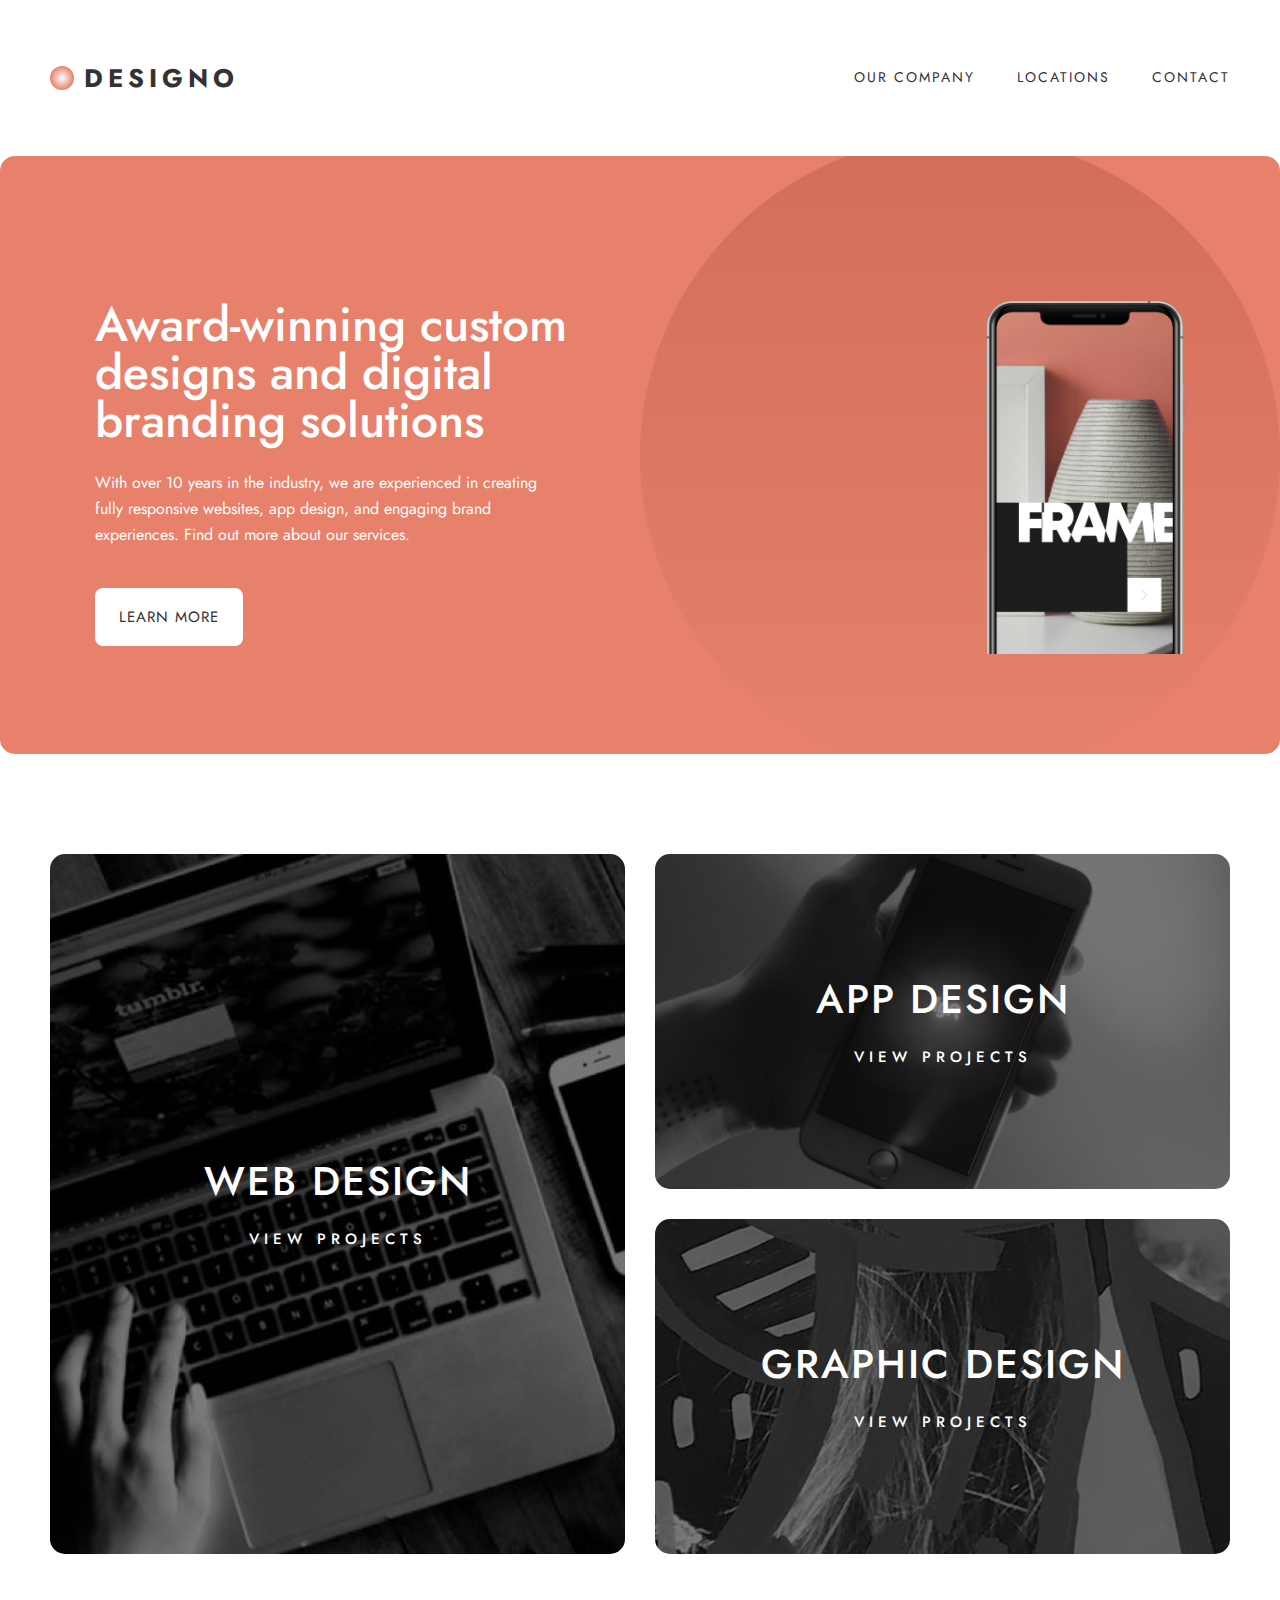
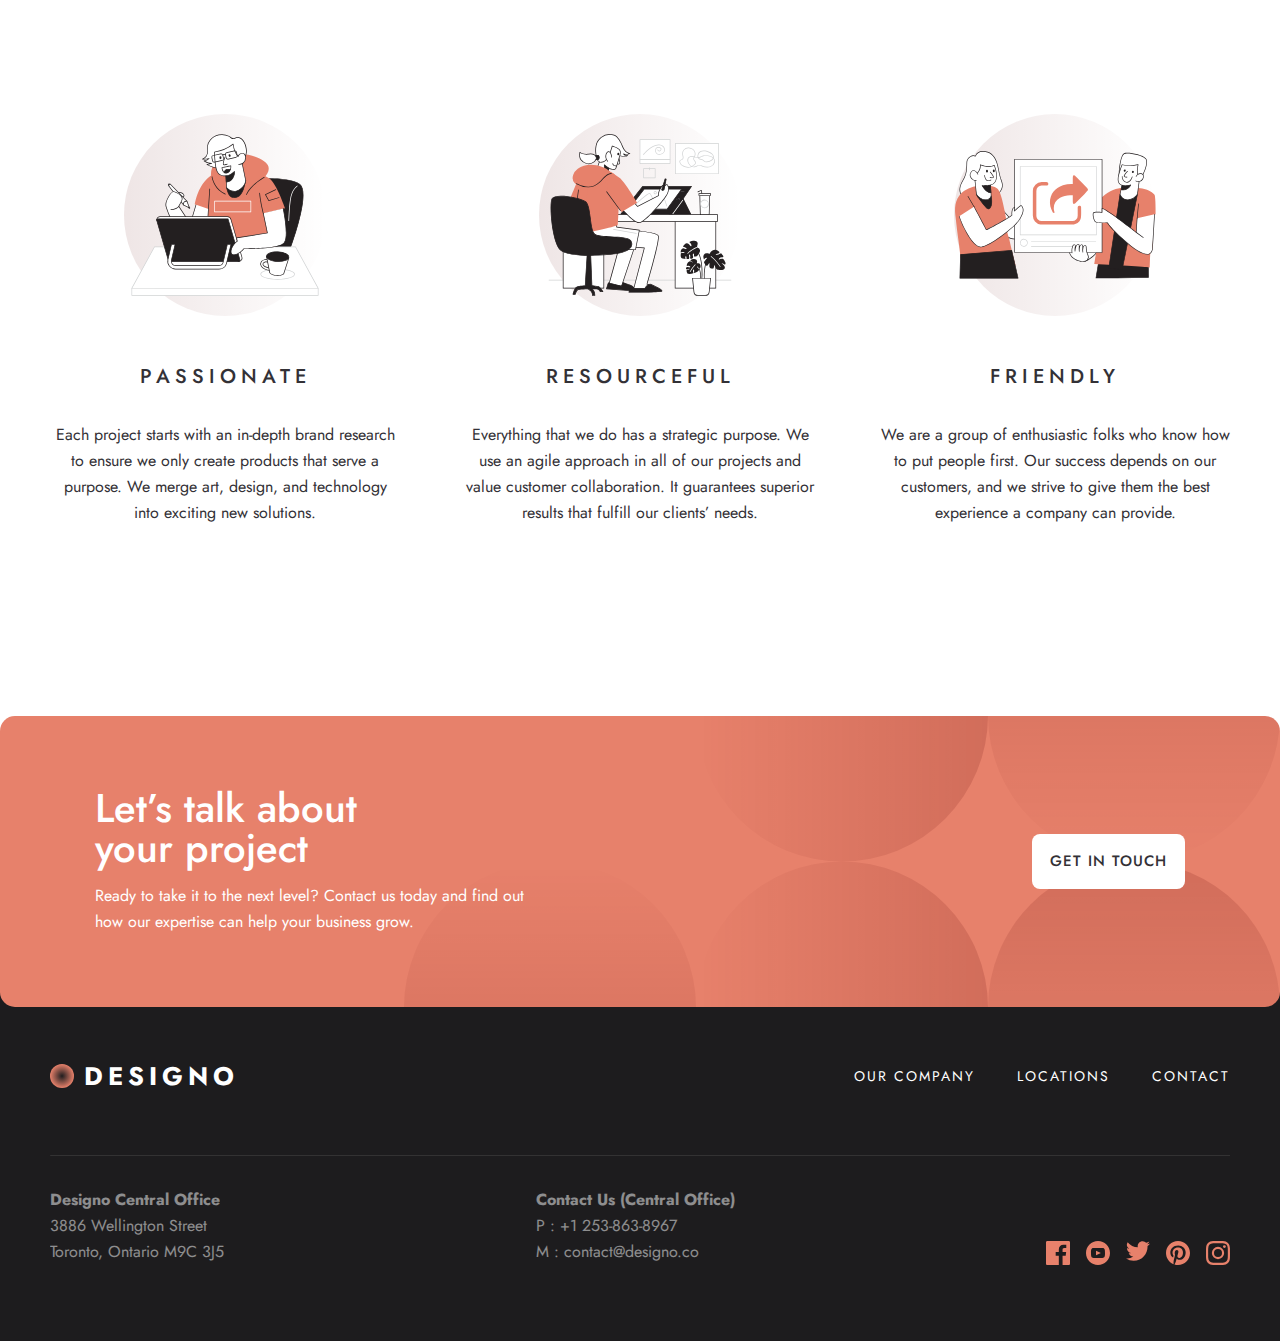
<file: index.html>
<!DOCTYPE html>
<html lang="en">
  <head>
    <meta charset="UTF-8" />
    <meta http-equiv="X-UA-Compatible" content="IE=edge" />
    <meta name="viewport" content="width=device-width, initial-scale=1.0" />
    <title>Designo</title>
    <link rel="stylesheet" href="./css/global.css" />
  </head>
  <body>  
    <!-- HEADER START -->
    <header class="header">
      <div class="header-container container">
        <!-- LOGO -->
        <a class="site-logo" href="./index.html">
          <img src="./images/logo.svg" alt="" />
          <h2>Designo</h2>
        </a>

        <!-- NAV -->
        <nav class="sitenav">
          <ul class="sitenav-list">
            <li class="sitenav-item">
              <a href="./pages/about/about.html" class="sitenav-link"
                >OUR COMPANY</a
              >
            </li>
            <li class="sitenav-item">
              <a href="./pages/location/location.html" class="sitenav-link"
                >LOCATIONS</a
              >
            </li>
            <li class="sitenav-item">
              <a href="./pages/contact/contact.html" class="sitenav-link"
                >CONTACT</a
              >
            </li>            
          </ul>
          <img class="hamburger" src="../../images/shared/mobile/icon-hamburger.svg" alt="">
        </nav>
      </div>
    </header>

    <main class="main">
      <section class="award">
        <div class="award-container">
          <div class="award-text">
            <h1>Award-winning custom designs and digital branding solutions</h1>
            <p>
              With over 10 years in the industry, we are experienced in creating
              fully responsive websites, app design, and engaging brand
              experiences. Find out more about our services.
            </p>
            <a class="btn-pink" href="#">Learn More</a>
          </div>
          <img src="./images/home-phone.png" alt="" />
        </div>
      </section>

      <section class="application">
        <div class="application-container container">
          <a
            class="app-design design-1"
            href="./pages/web-design/web-design.html"
          >
            <h3>WEB DESIGN</h3>
            <p>VIEW PROJECTS</p>
          </a>
          <a 
          class="app-design design-2"
            href="./pages/app-design/app-design.html"
          >
            <h3>APP DESIGN</h3>
            <p>VIEW PROJECTS</p>
          </a>
          <a
            class="app-design design-3"
            href="./pages/graphic-design/graphic-design.html"
          >
            <h3>GRAPHIC DESIGN</h3>
            <p>VIEW PROJECTS</p>
          </a>
        </div>
      </section>

      <section class="aspect">
        <div class="aspect-container container">
          <div class="aspect-desc">
            <img
              src="./images/home/desktop/illustration-passionate.svg"
              alt=""
            />
            <h4>PASSIONATE</h4>
            <p>
              Each project starts with an in-depth brand research to ensure we
              only create products that serve a purpose. We merge art, design,
              and technology into exciting new solutions.
            </p>
          </div>
          <div class="aspect-desc">
            <img
              src="./images/home/desktop/illustration-resourceful.svg"
              alt=""
            />
            <h4>RESOURCEFUL</h4>
            <p>
              Everything that we do has a strategic purpose. We use an agile
              approach in all of our projects and value customer collaboration.
              It guarantees superior results that fulfill our clients’ needs.
            </p>
          </div>
          <div class="aspect-desc">
            <img src="./images/home/desktop/illustration-friendly.svg" alt="" />
            <h4>FRIENDLY</h4>
            <p>
              We are a group of enthusiastic folks who know how to put people
              first. Our success depends on our customers, and we strive to give
              them the best experience a company can provide.
            </p>
          </div>
        </div>
      </section>  
    </main> 

    <footer class="footer">
      <div class="footer-top">
        <div class="footer-top-container">
          <div class="footer-top-left">
            <h6>
              Let’s talk about <br />
              your project
            </h6>
            <p>
              Ready to take it to the next level? Contact us today and find out
              how our expertise can help your business grow.
            </p>
          </div>
          <a class="btn-pink" href="#">Get in touch</a>
        </div>
      </div>

      <div class="footer-bottom">
        <div class="footer-bottom-container container">
          <div class="footer-up">
            <a class="site-logo footer-logo" href="./index.html">
              <img src="./images/logo.svg" alt="" />
              <h2>Designo</h2>
            </a>

            <!-- NAV  -->
            <nav class="sitenav">
              <ul class="sitenav-list">
                <li class="sitenav-item">
                  <a
                    class="sitenav-link footer-link"
                    href="./pages/about/about.html"
                    >OUR COMPANY</a
                  >
                </li>

                <li class="sitenav-item">
                  <a
                    class="sitenav-link footer-link"
                    href="./pages/location/location.html"
                    >LOCATIONS</a
                  >
                </li>

                <li class="sitenav-item">
                  <a
                    class="sitenav-link footer-link"
                    href="./pages/contact/contact.html"
                    >CONTACT</a
                  >
                </li>
              </ul>
            </nav>
          </div>

          <hr class="footer-divider" />

          <div class="footer-down">
            <div class="footer-designo">
              <h6>Designo Central Office</h6>
              <p>
                3886 Wellington Street <br />
                Toronto, Ontario M9C 3J5
              </p>
            </div>
            <div class="footer-contact">
              <h6>Contact Us (Central Office)</h6>
              <p>
                P : +1 253-863-8967 <br />
                M : contact@designo.co
              </p>
            </div>
            <ul class="footer-icons">
              <li class="footer-icons-item">
                <a href="#">
                  <svg
                    class="footer-social"
                    width="24"
                    height="24"
                    xmlns="http://www.w3.org/2000/svg"
                  >
                    <path
                      d="M22.675 0H1.325C.593 0 0 .593 0 1.325v21.351C0 23.407.593 24 1.325 24H12.82v-9.294H9.692v-3.622h3.128V8.413c0-3.1 1.893-4.788 4.659-4.788 1.325 0 2.463.099 2.795.143v3.24l-1.918.001c-1.504 0-1.795.715-1.795 1.763v2.313h3.587l-.467 3.622h-3.12V24h6.116c.73 0 1.323-.593 1.323-1.325V1.325C24 .593 23.407 0 22.675 0z"
                      fill="#E7816B"
                      fill-rule="nonzero"
                    />
                  </svg>
                </a>
              </li>
              <li class="footer-icons-item">
                <a href="#">
                  <svg
                    class="footer-social"
                    width="24"
                    height="24"
                    xmlns="http://www.w3.org/2000/svg"
                  >
                    <path
                      d="M12 0C5.373 0 0 5.373 0 12s5.373 12 12 12 12-5.373 12-12S18.627 0 12 0zm4.441 16.892c-2.102.144-6.784.144-8.883 0C5.282 16.736 5.017 15.622 5 12c.017-3.629.285-4.736 2.558-4.892 2.099-.144 6.782-.144 8.883 0C18.718 7.264 18.982 8.378 19 12c-.018 3.629-.285 4.736-2.559 4.892zM10 9.658l4.917 2.338L10 14.342V9.658z"
                      fill="#E7816B"
                      fill-rule="nonzero"
                    />
                  </svg>
                </a>
              </li>
              <li class="footer-icons-item">
                <a href="#">
                  <svg
                    class="footer-social"
                    width="24"
                    height="20"
                    xmlns="http://www.w3.org/2000/svg"
                  >
                    <path
                      d="M24 2.557a9.83 9.83 0 01-2.828.775A4.932 4.932 0 0023.337.608a9.864 9.864 0 01-3.127 1.195A4.916 4.916 0 0016.616.248c-3.179 0-5.515 2.966-4.797 6.045A13.978 13.978 0 011.671 1.149a4.93 4.93 0 001.523 6.574 4.903 4.903 0 01-2.229-.616c-.054 2.281 1.581 4.415 3.949 4.89a4.935 4.935 0 01-2.224.084 4.928 4.928 0 004.6 3.419A9.9 9.9 0 010 17.54a13.94 13.94 0 007.548 2.212c9.142 0 14.307-7.721 13.995-14.646A10.025 10.025 0 0024 2.557z"
                      fill="#E7816B"
                      fill-rule="nonzero"
                    />
                  </svg>
                </a>
              </li>
              <li class="footer-icons-item">
                <a href="#">
                  <svg
                    class="footer-social"
                    width="24"
                    height="24"
                    xmlns="http://www.w3.org/2000/svg"
                  >
                    <path
                      d="M12 0C5.373 0 0 5.372 0 12c0 5.084 3.163 9.426 7.627 11.174-.105-.949-.2-2.405.042-3.441.218-.937 1.407-5.965 1.407-5.965s-.359-.719-.359-1.782c0-1.668.967-2.914 2.171-2.914 1.023 0 1.518.769 1.518 1.69 0 1.029-.655 2.568-.994 3.995-.283 1.194.599 2.169 1.777 2.169 2.133 0 3.772-2.249 3.772-5.495 0-2.873-2.064-4.882-5.012-4.882-3.414 0-5.418 2.561-5.418 5.207 0 1.031.397 2.138.893 2.738a.36.36 0 01.083.345l-.333 1.36c-.053.22-.174.267-.402.161-1.499-.698-2.436-2.889-2.436-4.649 0-3.785 2.75-7.262 7.929-7.262 4.163 0 7.398 2.967 7.398 6.931 0 4.136-2.607 7.464-6.227 7.464-1.216 0-2.359-.631-2.75-1.378l-.748 2.853c-.271 1.043-1.002 2.35-1.492 3.146C9.57 23.812 10.763 24 12 24c6.627 0 12-5.373 12-12 0-6.628-5.373-12-12-12z"
                      fill="#E7816B"
                      fill-rule="nonzero"
                    />
                  </svg>
                </a>
              </li>
              <li class="footer-icons-item">
                <a href="#">
                  <svg
                    class="footer-social"
                    width="24"
                    height="24"
                    xmlns="http://www.w3.org/2000/svg"
                  >
                    <path
                      d="M12 2.163c3.204 0 3.584.012 4.85.07 3.252.148 4.771 1.691 4.919 4.919.058 1.265.069 1.645.069 4.849 0 3.205-.012 3.584-.069 4.849-.149 3.225-1.664 4.771-4.919 4.919-1.266.058-1.644.07-4.85.07-3.204 0-3.584-.012-4.849-.07-3.26-.149-4.771-1.699-4.919-4.92-.058-1.265-.07-1.644-.07-4.849 0-3.204.013-3.583.07-4.849.149-3.227 1.664-4.771 4.919-4.919 1.266-.057 1.645-.069 4.849-.069zM12 0C8.741 0 8.333.014 7.053.072 2.695.272.273 2.69.073 7.052.014 8.333 0 8.741 0 12c0 3.259.014 3.668.072 4.948.2 4.358 2.618 6.78 6.98 6.98C8.333 23.986 8.741 24 12 24c3.259 0 3.668-.014 4.948-.072 4.354-.2 6.782-2.618 6.979-6.98.059-1.28.073-1.689.073-4.948 0-3.259-.014-3.667-.072-4.947-.196-4.354-2.617-6.78-6.979-6.98C15.668.014 15.259 0 12 0zm0 5.838a6.162 6.162 0 100 12.324 6.162 6.162 0 000-12.324zM12 16a4 4 0 110-8 4 4 0 010 8zm6.406-11.845a1.44 1.44 0 100 2.881 1.44 1.44 0 000-2.881z"
                      fill="#E7816B"
                      fill-rule="nonzero"
                    />
                  </svg>
                </a>
              </li>
            </ul>
          </div>
        </div>
      </div> 
    </footer> 
  </body>
</html>
</file>
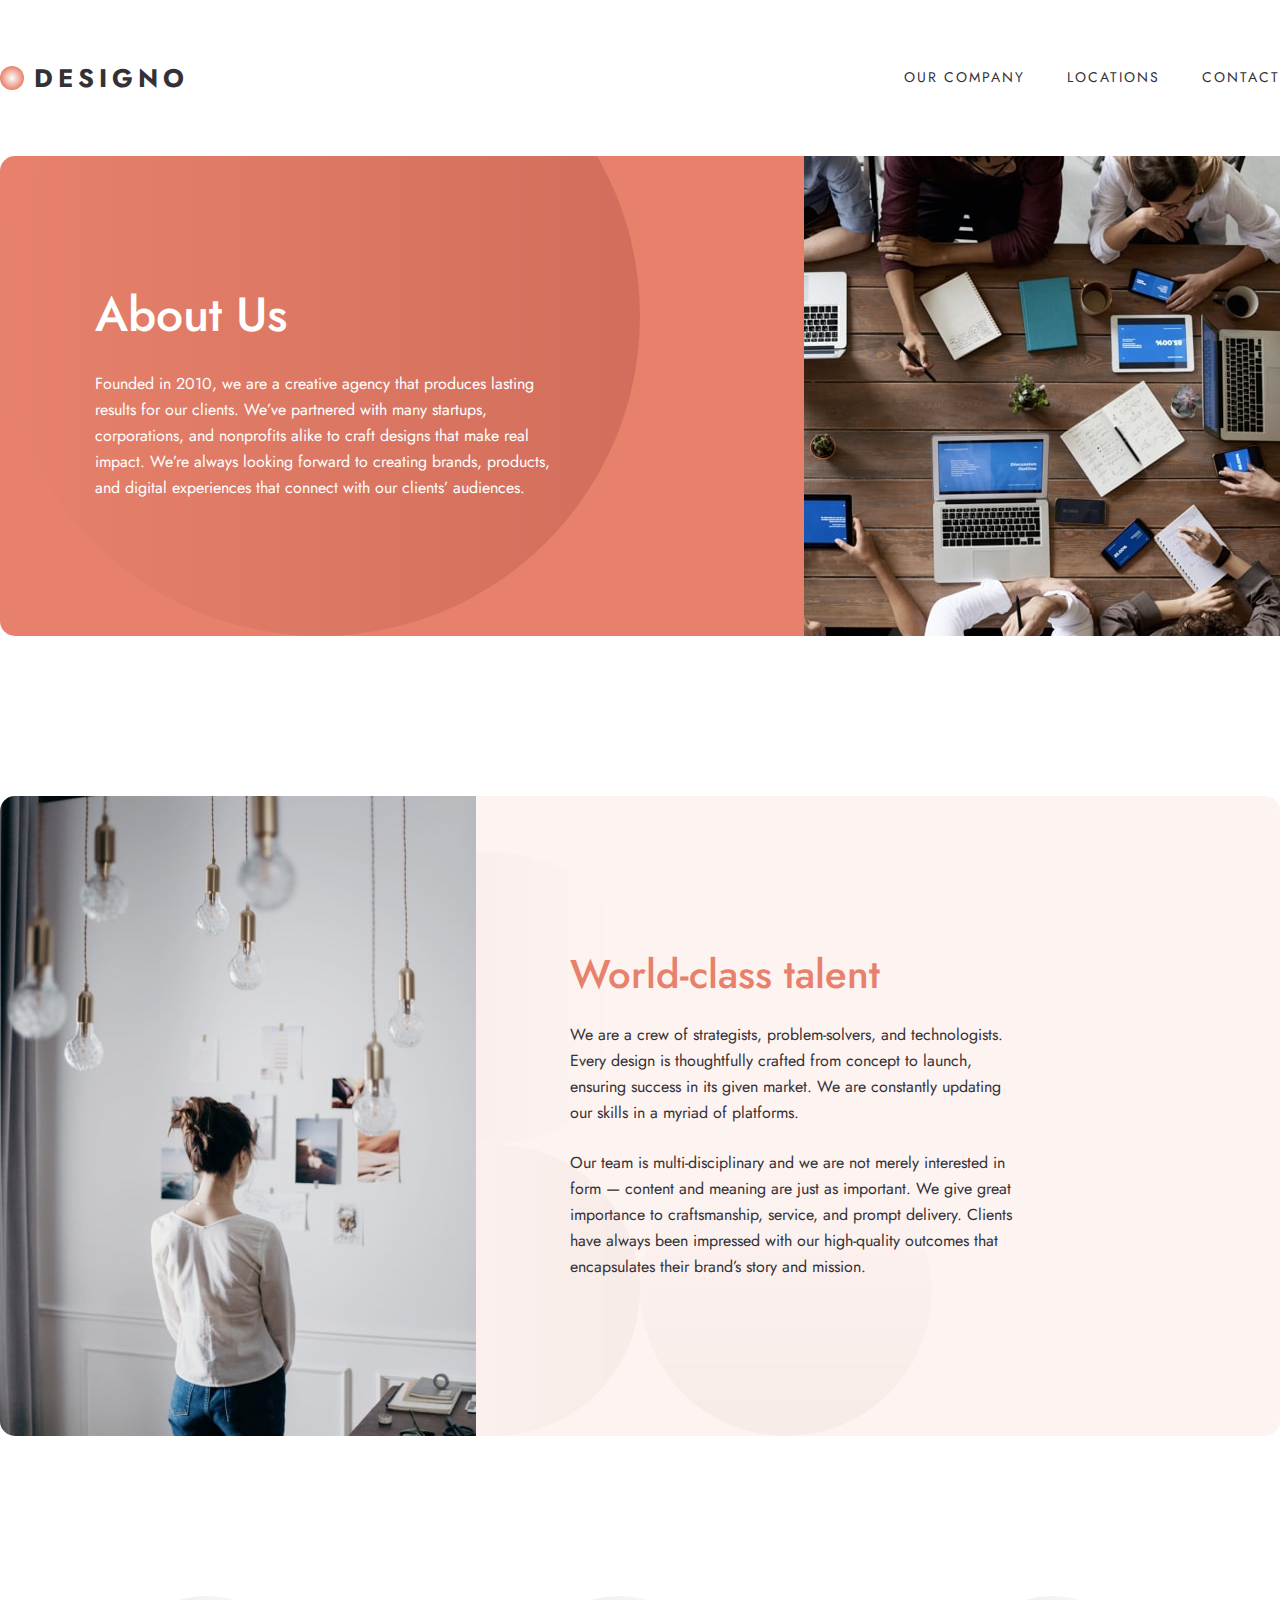
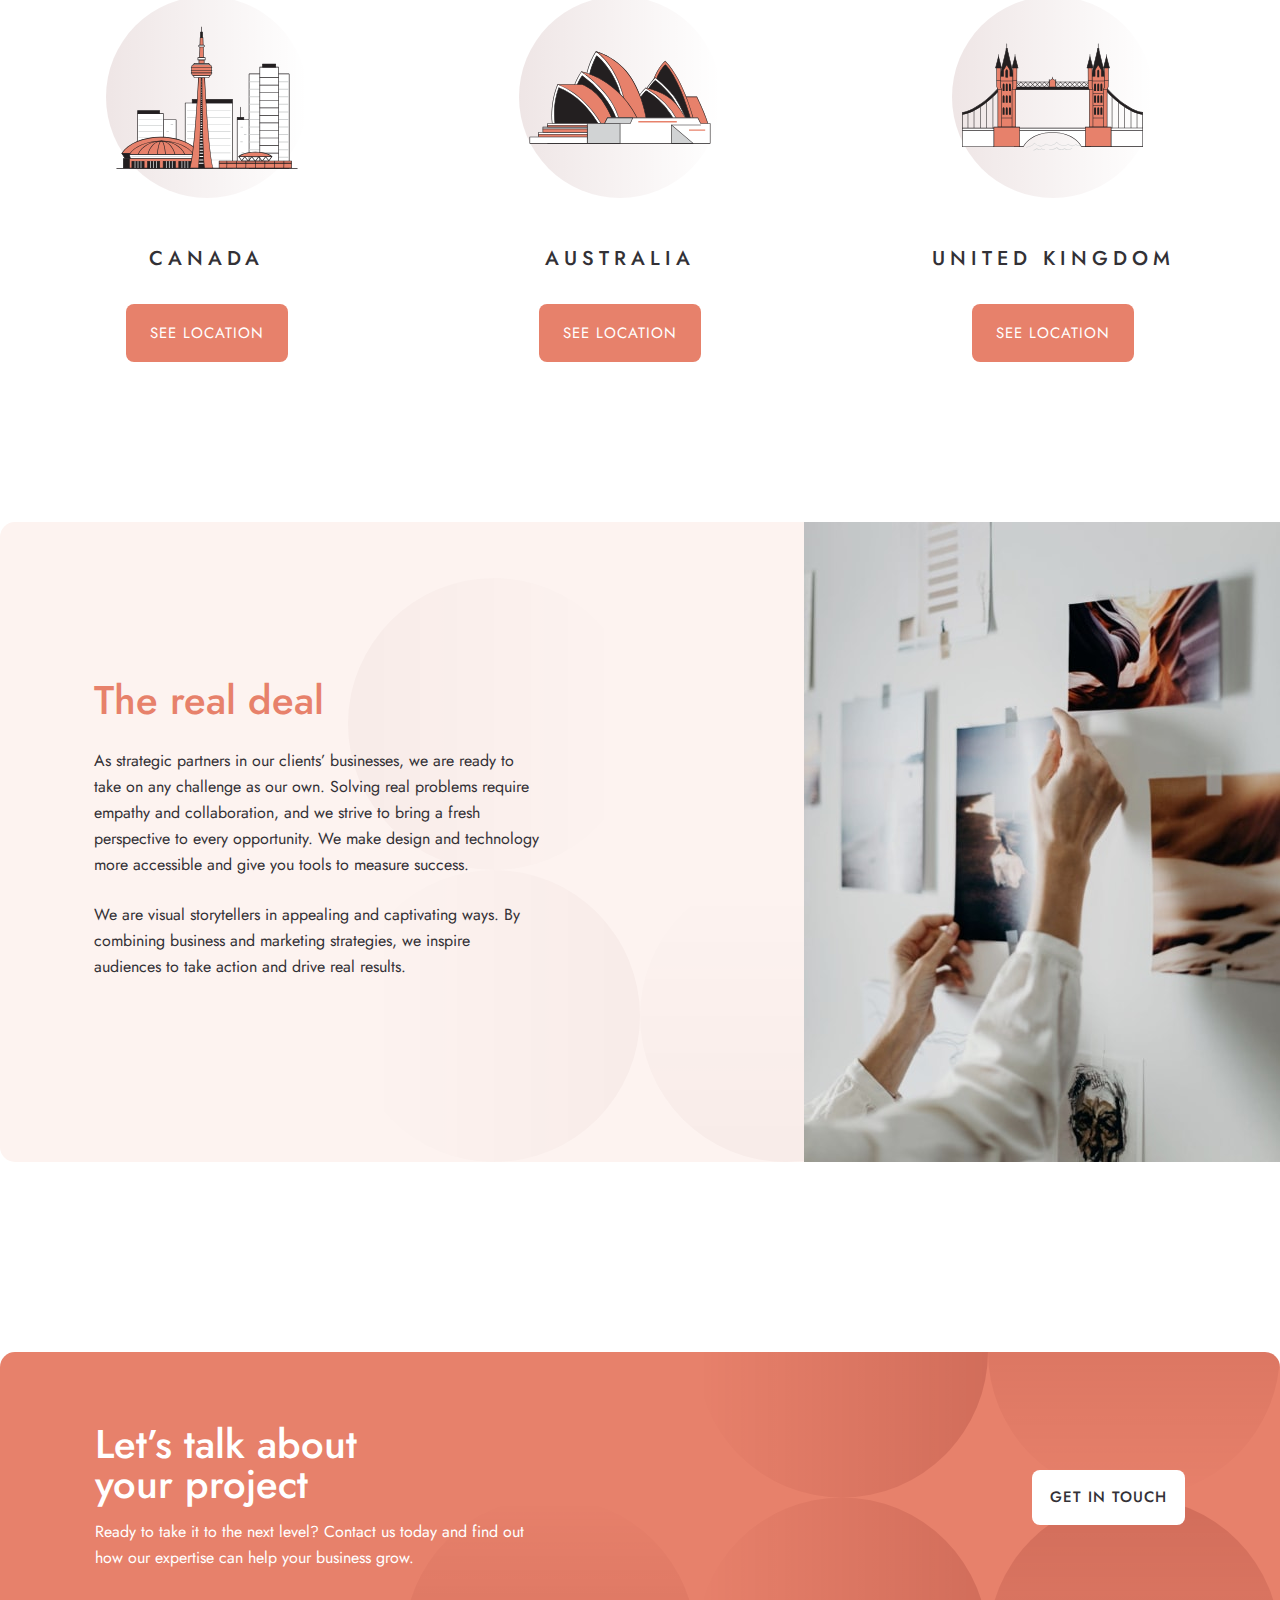
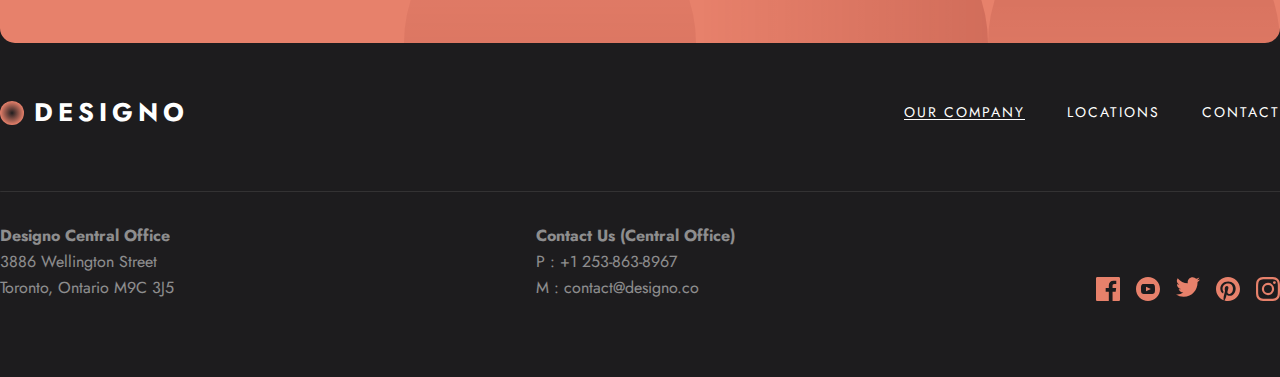
<file: pages/about/about.html>
<!DOCTYPE html>
<html lang="en">
  <head>
    <meta charset="UTF-8" />
    <meta http-equiv="X-UA-Compatible" content="IE=edge" />
    <meta name="viewport" content="width=device-width, initial-scale=1.0" />
    <title>Designo | About</title>
    <link rel="stylesheet" href="./about.css" />
  </head>
  <body>
    <!-- HEADER START -->
    <header class="header">
      <div class="header-container container">
        <!-- LOGO -->
        <a class="site-logo" href="../../index.html">
          <img src="../../images/logo.svg" alt="" />
          <h2>Designo</h2>
        </a>

        <!-- NAV -->
        <nav class="sitenav">
          <ul class="sitenav-list">
            <li class="sitenav-item">
              <a href="../about/about.html" class="sitenav-link">OUR COMPANY</a>
            </li>
            <li class="sitenav-item">
              <a href="../location/location.html" class="sitenav-link"
                >LOCATIONS</a
              >
            </li>
            <li class="sitenav-item">
              <a href="./contact.html" class="sitenav-link"
                >CONTACT</a
              >
            </li>
          </ul>
          <img class="hamburger" src="../../images/shared/mobile/icon-hamburger.svg" alt="">
        </nav>
      </div>
    </header>

    <main class="main">
      <section class="about">
        <div class="about-container container">
          <div class="about-info">
            <h1>About Us</h1>
            <p>Founded in 2010, we are a creative agency that produces lasting results for our clients. We’ve partnered with many startups, corporations, and nonprofits alike to craft designs that make real impact. We’re always looking forward to creating brands, products, and digital experiences that connect with our clients’ audiences.</p>
          </div>
          <img src="../../images/about/desktop/image-about-hero.jpg" alt="">
        </div>
      </section>

      <section class="talent">
        <div class="talent-container container">
          <img src="../../images/about/desktop/image-world-class-talent.jpg" alt="">
          <div class="talent-desc">
            <h1>World-class talent</h1>
            <p>We are a crew of strategists, problem-solvers, and technologists. Every design is thoughtfully crafted from concept to launch, ensuring success in its given market. We are constantly updating our skills in a myriad of platforms.</p>
            <p>Our team is multi-disciplinary and we are not merely interested in form — content and meaning are just as important. We give great importance to craftsmanship, service, and prompt delivery. Clients have always been impressed with our high-quality outcomes that encapsulates their brand’s story and mission.</p>
          </div>
        </div>
      </section>

      <section class="country">
        <div class="country-container container">
          <div class="city">
            <img src="../../images/shared/desktop/illustration-canada.svg" alt="">
            <h4>CANADA</h4>
            <a class="btn-pink btn-white" href="#">SEE LOCATION</a>
          </div>
          <div class="city">
            <img src="../../images/shared/desktop/illustration-australia.svg" alt="">
            <h4>AUSTRALIA</h4>
            <a class="btn-pink btn-white" href="#">SEE LOCATION</a>
          </div>
          <div class="city">
            <img src="../../images/shared/desktop/illustration-united-kingdom.svg" alt="">
            <h4>UNITED KINGDOM</h4>
            <a class="btn-pink btn-white" href="#">SEE LOCATION</a>
          </div>
        </div>
      </section>

      <section class="talent">
        <div class="deal-container container">
          <div class="deal-desc">
            <h1>The real deal</h1>
            <p>As strategic partners in our clients’ businesses, we are ready to take on any challenge as our own. Solving real problems require empathy and collaboration, and we strive to bring a fresh perspective to every opportunity. We make design and technology more accessible and give you tools to measure success.</p>
            <p>We are visual storytellers in appealing and captivating ways. By combining business and marketing strategies, we inspire audiences to take action and drive real results.</p>
          </div>
          <img src="../../images/about/desktop/image-real-deal.jpg" alt="">
        </div>
      </section>

    </main>

    <footer class="footer">
      <div class="footer-top">
        <div class="footer-top-container">
          <div class="footer-top-left">
            <h6>Let’s talk about <br> your project</h6>
            <p>Ready to take it to the next level? Contact us today and find out how our expertise can help your business grow.
            </p>
          </div>
          <a class="btn-pink" href="#">Get in touch</a>
        </div>
      </div>

      <div class="footer-bottom">
        <div class="footer-bottom-container container">
          <div class="footer-up">
            <!-- LOGO -->
            <a class="site-logo footer-logo" href="../../index.html">
              <img src="../../images/logo.svg" alt="" />
              <h2>Designo</h2>
            </a>

            <!-- NAV -->
            <nav class="sitenav">
              <ul class="sitenav-list">
                <li class="sitenav-item">
                  <a
                  id="active1"
                    class="sitenav-link footer-link"
                    href="./about.html"
                    >OUR COMPANY</a
                  >
                </li>

                <li class="sitenav-item">
                  <a
                    class="sitenav-link footer-link"
                    href="../location/location.html"
                    >LOCATIONS</a
                  >
                </li>

                <li class="sitenav-item">
                  <a
                    class="sitenav-link footer-link"
                    href="../contact/contact.html"
                    >CONTACT</a
                  >
                </li>
              </ul>
            </nav>
          </div>

          <hr class="footer-divider" />

          <div class="footer-down">
            <div class="footer-designo">
              <h6>Designo Central Office</h6>
              <p>
                3886 Wellington Street <br />
                Toronto, Ontario M9C 3J5
              </p>
            </div>
            <div class="footer-contact">
              <h6>Contact Us (Central Office)</h6>
              <p>
                P : +1 253-863-8967 <br />
                M : contact@designo.co
              </p>
            </div>
            <ul class="footer-icons">
              <li class="footer-icons-item">
                <a href="#">
                  <svg
                    class="footer-social"
                    width="24"
                    height="24"
                    xmlns="http://www.w3.org/2000/svg"
                  >
                    <path
                      d="M22.675 0H1.325C.593 0 0 .593 0 1.325v21.351C0 23.407.593 24 1.325 24H12.82v-9.294H9.692v-3.622h3.128V8.413c0-3.1 1.893-4.788 4.659-4.788 1.325 0 2.463.099 2.795.143v3.24l-1.918.001c-1.504 0-1.795.715-1.795 1.763v2.313h3.587l-.467 3.622h-3.12V24h6.116c.73 0 1.323-.593 1.323-1.325V1.325C24 .593 23.407 0 22.675 0z"
                      fill="#E7816B"
                      fill-rule="nonzero"
                    />
                  </svg>
                </a>
              </li>
              <li class="footer-icons-item">
                <a href="#">
                  <svg
                    class="footer-social"
                    width="24"
                    height="24"
                    xmlns="http://www.w3.org/2000/svg"
                  >
                    <path
                      d="M12 0C5.373 0 0 5.373 0 12s5.373 12 12 12 12-5.373 12-12S18.627 0 12 0zm4.441 16.892c-2.102.144-6.784.144-8.883 0C5.282 16.736 5.017 15.622 5 12c.017-3.629.285-4.736 2.558-4.892 2.099-.144 6.782-.144 8.883 0C18.718 7.264 18.982 8.378 19 12c-.018 3.629-.285 4.736-2.559 4.892zM10 9.658l4.917 2.338L10 14.342V9.658z"
                      fill="#E7816B"
                      fill-rule="nonzero"
                    />
                  </svg>
                </a>
              </li>
              <li class="footer-icons-item">
                <a href="#">
                  <svg
                    class="footer-social"
                    width="24"
                    height="20"
                    xmlns="http://www.w3.org/2000/svg"
                  >
                    <path
                      d="M24 2.557a9.83 9.83 0 01-2.828.775A4.932 4.932 0 0023.337.608a9.864 9.864 0 01-3.127 1.195A4.916 4.916 0 0016.616.248c-3.179 0-5.515 2.966-4.797 6.045A13.978 13.978 0 011.671 1.149a4.93 4.93 0 001.523 6.574 4.903 4.903 0 01-2.229-.616c-.054 2.281 1.581 4.415 3.949 4.89a4.935 4.935 0 01-2.224.084 4.928 4.928 0 004.6 3.419A9.9 9.9 0 010 17.54a13.94 13.94 0 007.548 2.212c9.142 0 14.307-7.721 13.995-14.646A10.025 10.025 0 0024 2.557z"
                      fill="#E7816B"
                      fill-rule="nonzero"
                    />
                  </svg>
                </a>
              </li>
              <li class="footer-icons-item">
                <a href="#">
                  <svg
                    class="footer-social"
                    width="24"
                    height="24"
                    xmlns="http://www.w3.org/2000/svg"
                  >
                    <path
                      d="M12 0C5.373 0 0 5.372 0 12c0 5.084 3.163 9.426 7.627 11.174-.105-.949-.2-2.405.042-3.441.218-.937 1.407-5.965 1.407-5.965s-.359-.719-.359-1.782c0-1.668.967-2.914 2.171-2.914 1.023 0 1.518.769 1.518 1.69 0 1.029-.655 2.568-.994 3.995-.283 1.194.599 2.169 1.777 2.169 2.133 0 3.772-2.249 3.772-5.495 0-2.873-2.064-4.882-5.012-4.882-3.414 0-5.418 2.561-5.418 5.207 0 1.031.397 2.138.893 2.738a.36.36 0 01.083.345l-.333 1.36c-.053.22-.174.267-.402.161-1.499-.698-2.436-2.889-2.436-4.649 0-3.785 2.75-7.262 7.929-7.262 4.163 0 7.398 2.967 7.398 6.931 0 4.136-2.607 7.464-6.227 7.464-1.216 0-2.359-.631-2.75-1.378l-.748 2.853c-.271 1.043-1.002 2.35-1.492 3.146C9.57 23.812 10.763 24 12 24c6.627 0 12-5.373 12-12 0-6.628-5.373-12-12-12z"
                      fill="#E7816B"
                      fill-rule="nonzero"
                    />
                  </svg>
                </a>
              </li>
              <li class="footer-icons-item">
                <a href="#">
                  <svg
                    class="footer-social"
                    width="24"
                    height="24"
                    xmlns="http://www.w3.org/2000/svg"
                  >
                    <path
                      d="M12 2.163c3.204 0 3.584.012 4.85.07 3.252.148 4.771 1.691 4.919 4.919.058 1.265.069 1.645.069 4.849 0 3.205-.012 3.584-.069 4.849-.149 3.225-1.664 4.771-4.919 4.919-1.266.058-1.644.07-4.85.07-3.204 0-3.584-.012-4.849-.07-3.26-.149-4.771-1.699-4.919-4.92-.058-1.265-.07-1.644-.07-4.849 0-3.204.013-3.583.07-4.849.149-3.227 1.664-4.771 4.919-4.919 1.266-.057 1.645-.069 4.849-.069zM12 0C8.741 0 8.333.014 7.053.072 2.695.272.273 2.69.073 7.052.014 8.333 0 8.741 0 12c0 3.259.014 3.668.072 4.948.2 4.358 2.618 6.78 6.98 6.98C8.333 23.986 8.741 24 12 24c3.259 0 3.668-.014 4.948-.072 4.354-.2 6.782-2.618 6.979-6.98.059-1.28.073-1.689.073-4.948 0-3.259-.014-3.667-.072-4.947-.196-4.354-2.617-6.78-6.979-6.98C15.668.014 15.259 0 12 0zm0 5.838a6.162 6.162 0 100 12.324 6.162 6.162 0 000-12.324zM12 16a4 4 0 110-8 4 4 0 010 8zm6.406-11.845a1.44 1.44 0 100 2.881 1.44 1.44 0 000-2.881z"
                      fill="#E7816B"
                      fill-rule="nonzero"
                    />
                  </svg>
                </a>
              </li>
            </ul>
          </div>
        </div>
      </div>
    </footer>
  </body>
</html>
</file>
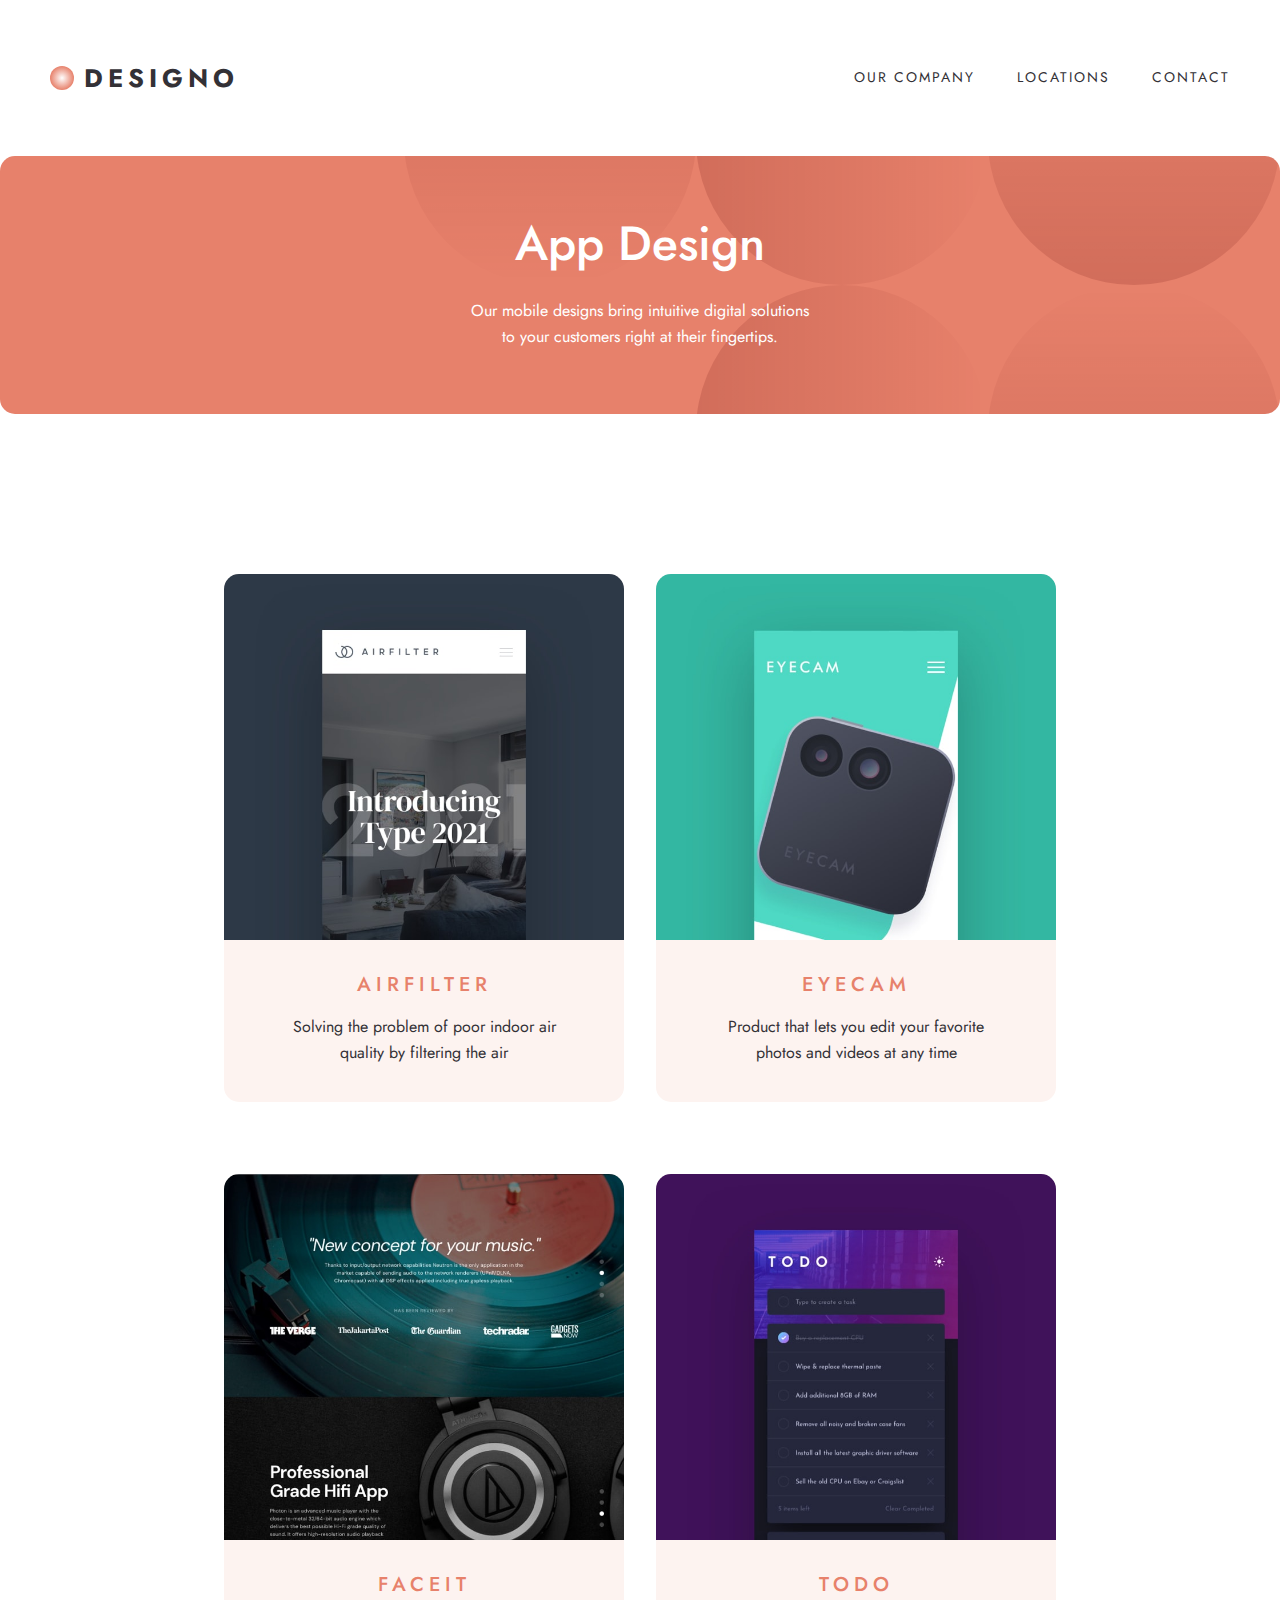
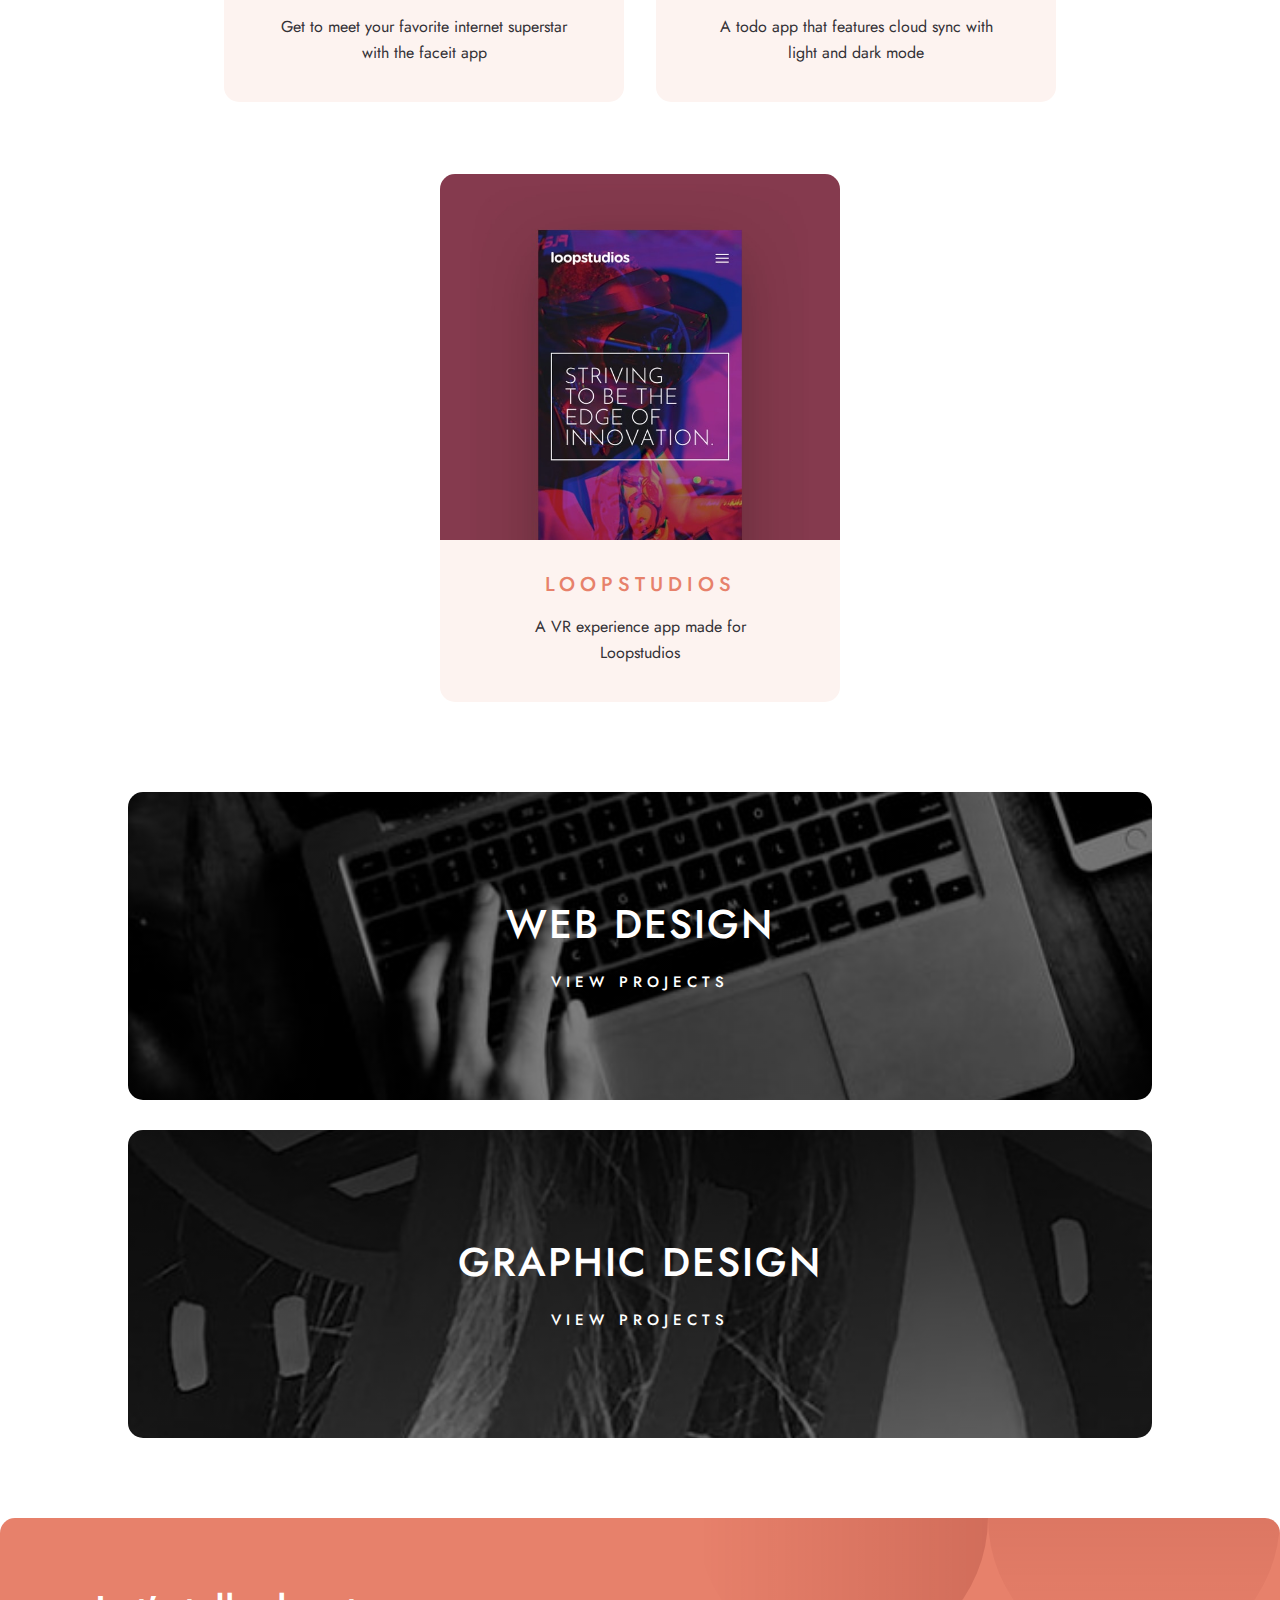
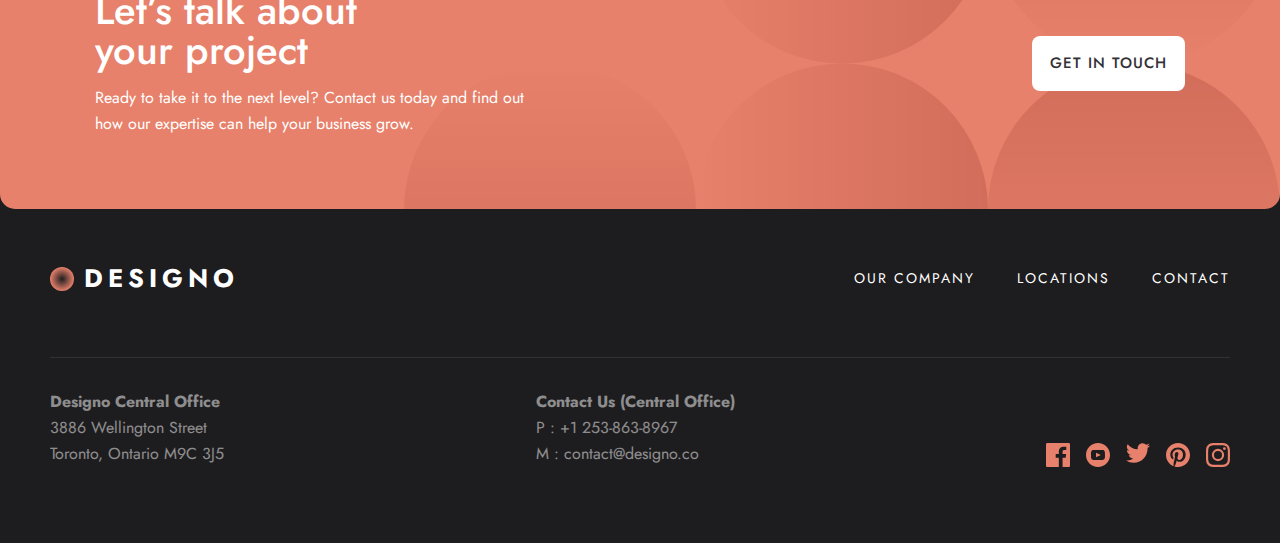
<file: pages/app-design/app-design.html>
<!DOCTYPE html>
<html lang="en">
  <head>
    <meta charset="UTF-8" />
    <meta http-equiv="X-UA-Compatible" content="IE=edge" />
    <meta name="viewport" content="width=device-width, initial-scale=1.0" />
    <title>Designo | App</title>
    <link rel="stylesheet" href="./app-design.css" />
  </head>
  <body>
    <!-- HEADER START -->
    <header class="header">
      <div class="header-container container">
        <!-- LOGO -->
        <a class="site-logo" href="../../index.html">
            <img src="../../images/logo.svg" alt="" />
            <h2>Designo</h2>
        </a>

        <!-- NAV -->
        <nav class="sitenav">
          <ul class="sitenav-list">
            <li class="sitenav-item">
              <a href="../about/about.html" class="sitenav-link">OUR COMPANY</a>
            </li>
            <li class="sitenav-item">
              <a href="../location/location.html" class="sitenav-link">LOCATIONS</a>
            </li>
            <li class="sitenav-item">
              <a href="../contact/contact.html" class="sitenav-link">CONTACT</a>
            </li>
          </ul>
          <img class="hamburger" src="../../images/shared/mobile/icon-hamburger.svg" alt="">
        </nav>
      </div>
    </header>

    <main class="main">
      <section class="web">
        <div class="web-container container">
          <h1>App Design</h1>
          <p>Our mobile designs bring intuitive digital solutions <br> to your customers right at their fingertips.
          </p>
        </div>
      </section>

      <section class="express">
        <div class="express-container container">
          <div class="ex-box">
            <img
              src="../../images/app-design/desktop/image-airfilter.jpg"
              alt=""
            />
            <h6>AIRFILTER</h6>
            <p>Solving the problem of poor indoor air quality by filtering the air</p>
          </div>
          <div class="ex-box">
            <img
              src="../../images/app-design/desktop/image-eyecam.jpg"
              alt=""
            />
            <h6>EYECAM</h6>
            <p>Product that lets you edit your favorite photos and videos at any time</p>
          </div>
          <div class="ex-box">
            <img
              src="../../images/web-design/desktop/image-photon.jpg"
              alt=""
            />
            <h6>FACEIT</h6>
            <p>Get to meet your favorite internet superstar with the faceit app</p>
          </div>
          <div class="ex-box">
            <img
              src="../../images/app-design/desktop/image-todo.jpg"
              alt=""
            />
            <h6>TODO</h6>
            <p>A todo app that features cloud sync with light and dark mode</p>
          </div>
          <div class="ex-box">
            <img
              src="../../images/app-design/desktop/image-loopstudios.jpg"
              alt=""
            />
            <h6>LOOPSTUDIOS</h6>
            <p>A VR experience app made for Loopstudios</p>
          </div>
      
        </div>
      </section>

      <section class="webapp">
        <div class="webapp-container container">
          <a class="webapp-link1 web-links" href="../web-design/web-design.html">
            <h3>WEB DESIGN</h3>
            <p>VIEW PROJECTS</p>
          </a>
          <a class="webapp-link2 web-links" href="../graphic-design/graphic-design.html">
            <h3>GRAPHIC DESIGN</h3>
            <p>VIEW PROJECTS</p>
          </a>
        </div>
      </section>

      
    </main>

    <footer class="footer">
      <div class="footer-top">
        <div class="footer-top-container">
          <div class="footer-top-left">
            <h6>Let’s talk about <br> your project</h6>
            <p>Ready to take it to the next level? Contact us today and find out how our expertise can help your business grow.
            </p>
          </div>
          <a class="btn-pink" href="#">Get in touch</a>
        </div>
      </div>

      <div class="footer-bottom">
        <div class="footer-bottom-container container">
          <div class="footer-up">
            <!-- LOGO -->
            <a class="site-logo footer-logo" href="../../index.html">
              <img src="../../images/logo.svg" alt="" />
              <h2>Designo</h2>
            </a>

            <!-- NAV -->
            <nav class="sitenav">
              <ul class="sitenav-list">
                <li class="sitenav-item">
                  <a
                    class="sitenav-link footer-link"
                    href="../about/about.html"
                    >OUR COMPANY</a
                  >
                </li>

                <li class="sitenav-item">
                  <a
                    class="sitenav-link footer-link"
                    href="../location/location.html"
                    >LOCATIONS</a
                  >
                </li>

                <li class="sitenav-item">
                  <a
                    class="sitenav-link footer-link"
                    href="../contact/contact.html"
                    >CONTACT</a
                  >
                </li>
              </ul>
            </nav>
          </div>

          <hr class="footer-divider" />

          <div class="footer-down">
            <div class="footer-designo">
              <h6>Designo Central Office</h6>
              <p>
                3886 Wellington Street <br />
                Toronto, Ontario M9C 3J5
              </p>
            </div>
            <div class="footer-contact">
              <h6>Contact Us (Central Office)</h6>
              <p>
                P : +1 253-863-8967 <br />
                M : contact@designo.co
              </p>
            </div>
            <ul class="footer-icons">
              <li class="footer-icons-item">
                <a href="#">
                  <svg
                    class="footer-social"
                    width="24"
                    height="24"
                    xmlns="http://www.w3.org/2000/svg"
                  >
                    <path
                      d="M22.675 0H1.325C.593 0 0 .593 0 1.325v21.351C0 23.407.593 24 1.325 24H12.82v-9.294H9.692v-3.622h3.128V8.413c0-3.1 1.893-4.788 4.659-4.788 1.325 0 2.463.099 2.795.143v3.24l-1.918.001c-1.504 0-1.795.715-1.795 1.763v2.313h3.587l-.467 3.622h-3.12V24h6.116c.73 0 1.323-.593 1.323-1.325V1.325C24 .593 23.407 0 22.675 0z"
                      fill="#E7816B"
                      fill-rule="nonzero"
                    />
                  </svg>
                </a>
              </li>
              <li class="footer-icons-item">
                <a href="#">
                  <svg
                    class="footer-social"
                    width="24"
                    height="24"
                    xmlns="http://www.w3.org/2000/svg"
                  >
                    <path
                      d="M12 0C5.373 0 0 5.373 0 12s5.373 12 12 12 12-5.373 12-12S18.627 0 12 0zm4.441 16.892c-2.102.144-6.784.144-8.883 0C5.282 16.736 5.017 15.622 5 12c.017-3.629.285-4.736 2.558-4.892 2.099-.144 6.782-.144 8.883 0C18.718 7.264 18.982 8.378 19 12c-.018 3.629-.285 4.736-2.559 4.892zM10 9.658l4.917 2.338L10 14.342V9.658z"
                      fill="#E7816B"
                      fill-rule="nonzero"
                    />
                  </svg>
                </a>
              </li>
              <li class="footer-icons-item">
                <a href="#">
                  <svg
                    class="footer-social"
                    width="24"
                    height="20"
                    xmlns="http://www.w3.org/2000/svg"
                  >
                    <path
                      d="M24 2.557a9.83 9.83 0 01-2.828.775A4.932 4.932 0 0023.337.608a9.864 9.864 0 01-3.127 1.195A4.916 4.916 0 0016.616.248c-3.179 0-5.515 2.966-4.797 6.045A13.978 13.978 0 011.671 1.149a4.93 4.93 0 001.523 6.574 4.903 4.903 0 01-2.229-.616c-.054 2.281 1.581 4.415 3.949 4.89a4.935 4.935 0 01-2.224.084 4.928 4.928 0 004.6 3.419A9.9 9.9 0 010 17.54a13.94 13.94 0 007.548 2.212c9.142 0 14.307-7.721 13.995-14.646A10.025 10.025 0 0024 2.557z"
                      fill="#E7816B"
                      fill-rule="nonzero"
                    />
                  </svg>
                </a>
              </li>
              <li class="footer-icons-item">
                <a href="#">
                  <svg
                    class="footer-social"
                    width="24"
                    height="24"
                    xmlns="http://www.w3.org/2000/svg"
                  >
                    <path
                      d="M12 0C5.373 0 0 5.372 0 12c0 5.084 3.163 9.426 7.627 11.174-.105-.949-.2-2.405.042-3.441.218-.937 1.407-5.965 1.407-5.965s-.359-.719-.359-1.782c0-1.668.967-2.914 2.171-2.914 1.023 0 1.518.769 1.518 1.69 0 1.029-.655 2.568-.994 3.995-.283 1.194.599 2.169 1.777 2.169 2.133 0 3.772-2.249 3.772-5.495 0-2.873-2.064-4.882-5.012-4.882-3.414 0-5.418 2.561-5.418 5.207 0 1.031.397 2.138.893 2.738a.36.36 0 01.083.345l-.333 1.36c-.053.22-.174.267-.402.161-1.499-.698-2.436-2.889-2.436-4.649 0-3.785 2.75-7.262 7.929-7.262 4.163 0 7.398 2.967 7.398 6.931 0 4.136-2.607 7.464-6.227 7.464-1.216 0-2.359-.631-2.75-1.378l-.748 2.853c-.271 1.043-1.002 2.35-1.492 3.146C9.57 23.812 10.763 24 12 24c6.627 0 12-5.373 12-12 0-6.628-5.373-12-12-12z"
                      fill="#E7816B"
                      fill-rule="nonzero"
                    />
                  </svg>
                </a>
              </li>
              <li class="footer-icons-item">
                <a href="#">
                  <svg
                    class="footer-social"
                    width="24"
                    height="24"
                    xmlns="http://www.w3.org/2000/svg"
                  >
                    <path
                      d="M12 2.163c3.204 0 3.584.012 4.85.07 3.252.148 4.771 1.691 4.919 4.919.058 1.265.069 1.645.069 4.849 0 3.205-.012 3.584-.069 4.849-.149 3.225-1.664 4.771-4.919 4.919-1.266.058-1.644.07-4.85.07-3.204 0-3.584-.012-4.849-.07-3.26-.149-4.771-1.699-4.919-4.92-.058-1.265-.07-1.644-.07-4.849 0-3.204.013-3.583.07-4.849.149-3.227 1.664-4.771 4.919-4.919 1.266-.057 1.645-.069 4.849-.069zM12 0C8.741 0 8.333.014 7.053.072 2.695.272.273 2.69.073 7.052.014 8.333 0 8.741 0 12c0 3.259.014 3.668.072 4.948.2 4.358 2.618 6.78 6.98 6.98C8.333 23.986 8.741 24 12 24c3.259 0 3.668-.014 4.948-.072 4.354-.2 6.782-2.618 6.979-6.98.059-1.28.073-1.689.073-4.948 0-3.259-.014-3.667-.072-4.947-.196-4.354-2.617-6.78-6.979-6.98C15.668.014 15.259 0 12 0zm0 5.838a6.162 6.162 0 100 12.324 6.162 6.162 0 000-12.324zM12 16a4 4 0 110-8 4 4 0 010 8zm6.406-11.845a1.44 1.44 0 100 2.881 1.44 1.44 0 000-2.881z"
                      fill="#E7816B"
                      fill-rule="nonzero"
                    />
                  </svg>
                </a>
              </li>
            </ul>
          </div>
        </div>
      </div>
    </footer>
  </body>
</html>
</file>
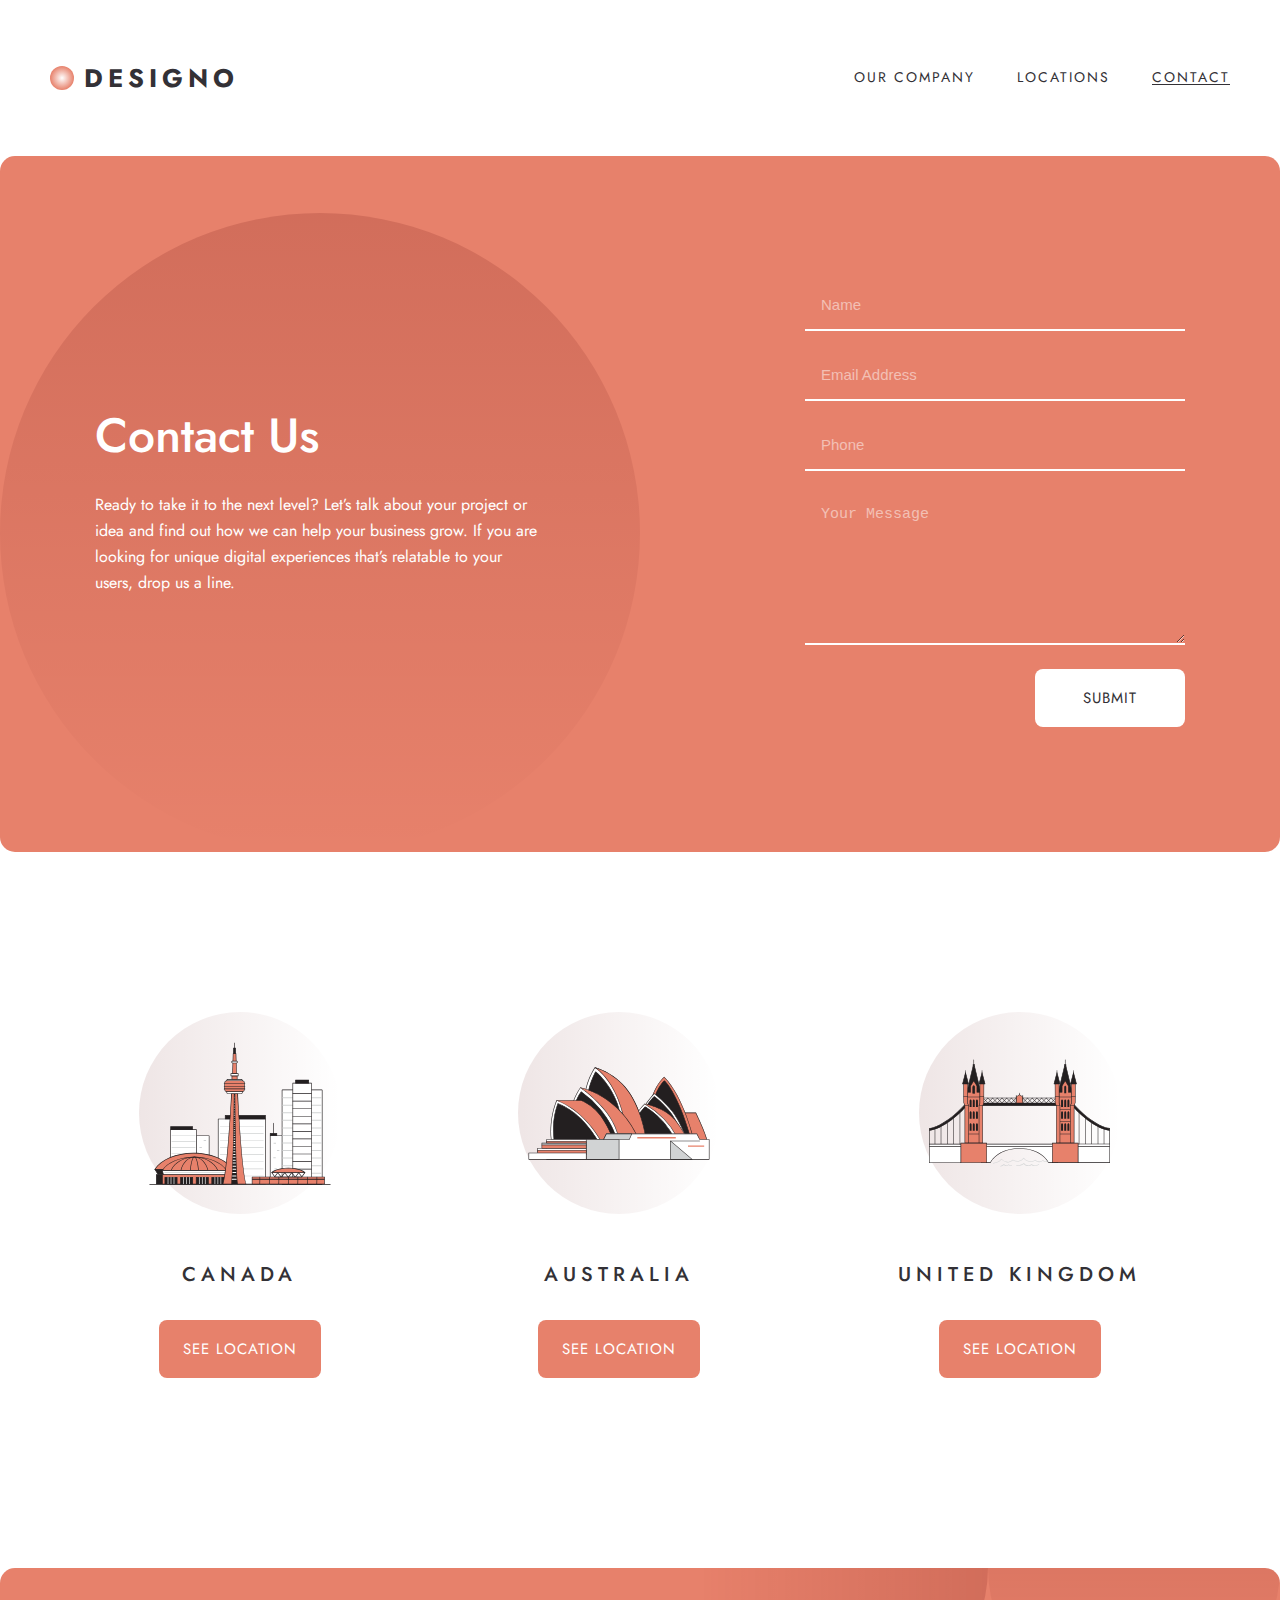
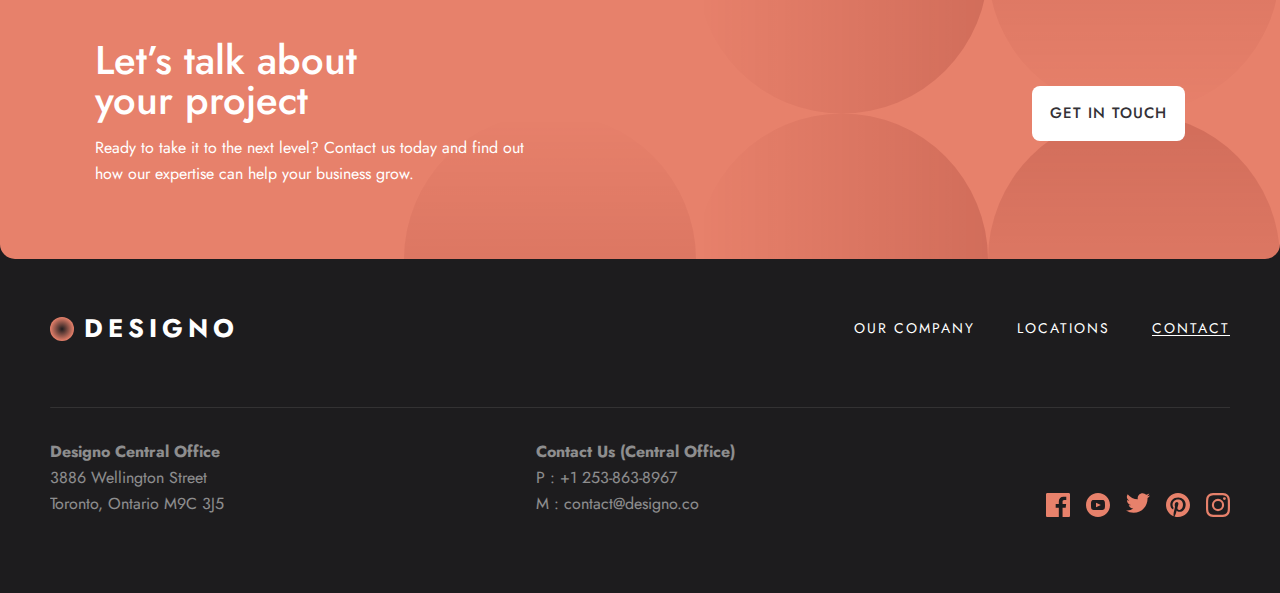
<file: pages/contact/contact.html>
<!DOCTYPE html>
<html lang="en">
  <head>
    <meta charset="UTF-8" />
    <meta http-equiv="X-UA-Compatible" content="IE=edge" />
    <meta name="viewport" content="width=device-width, initial-scale=1.0" />
    <title>Designo | Contact</title>
    <link rel="stylesheet" href="../about/about.css">
    <link rel="stylesheet" href="./contact.css" />
  </head>
  <body>
    <!-- HEADER START -->
    <header class="header">
      <div class="header-container container">
        <!-- LOGO -->
        <a class="site-logo" href="../../index.html">
            <img src="../../images/logo.svg" alt="" />
            <h2>Designo</h2>
        </a>

        <!-- NAV -->
        <nav class="sitenav">
          <ul class="sitenav-list">
            <li class="sitenav-item">
              <a href="../about/about.html" class="sitenav-link">OUR COMPANY</a>
            </li>
            <li class="sitenav-item">
              <a href="../location/location.html" class="sitenav-link">LOCATIONS</a>
            </li>
            <li class="sitenav-item">
              <a id="active" href="./contact.html" class="sitenav-link">CONTACT</a>
            </li>
          </ul>
          <img class="hamburger" src="../../images/shared/mobile/icon-hamburger.svg" alt="">
        </nav>
      </div>
    </header>

    <main class="main">

      <section class="contact">
        <div class="contact-container container">
          <div class="contact-text">
            <h1>Contact Us</h1>
            <p>Ready to take it to the next level? Let’s talk about your project or idea and find out how we can help your business grow. If you are looking for unique digital experiences that’s relatable to your users, drop us a line.</p>
          </div>
          <div class="contact-input">
            <form>
              <input type="text" placeholder="Name">
              <input type="email" placeholder="Email Address">
              <input type="number" placeholder="Phone">
              <textarea name="" placeholder="Your Message" id="" cols="30" rows="5"></textarea>
            </form>
            <a class="btn-pink btn-contact" href="#">SUBMIT</a>
          </div>
        </div>
      </section>

      <section class="country">
        <div class="country-container container">
          <div class="city">
            <img src="../../images/shared/desktop/illustration-canada.svg" alt="">
            <h4>CANADA</h4>
            <a class="btn-pink btn-white" href="#">SEE LOCATION</a>
          </div>
          <div class="city">
            <img src="../../images/shared/desktop/illustration-australia.svg" alt="">
            <h4>AUSTRALIA</h4>
            <a class="btn-pink btn-white" href="#">SEE LOCATION</a>
          </div>
          <div class="city">
            <img src="../../images/shared/desktop/illustration-united-kingdom.svg" alt="">
            <h4>UNITED KINGDOM</h4>
            <a class="btn-pink btn-white" href="#">SEE LOCATION</a>
          </div>
        </div>
      </section>
    </main>

    <footer class="footer">
      <div class="footer-top">
        <div class="footer-top-container">
          <div class="footer-top-left">
            <h6>Let’s talk about <br> your project</h6>
            <p>Ready to take it to the next level? Contact us today and find out how our expertise can help your business grow.
            </p>
          </div>
          <a class="btn-pink" href="#">Get in touch</a>
        </div>
      </div>

      <div class="footer-bottom">
        <div class="footer-bottom-container container">
          <div class="footer-up">
            <!-- LOGO -->
            <a class="site-logo footer-logo" href="../../index.html">
              <img src="../../images/logo.svg" alt="" />
              <h2>Designo</h2>
            </a>

            <!-- NAV -->
            <nav class="sitenav">
              <ul class="sitenav-list">
                <li class="sitenav-item">
                  <a
                    class="sitenav-link footer-link"
                    href="../about/about.html"
                    >OUR COMPANY</a
                  >
                </li>

                <li class="sitenav-item">
                  <a
                    class="sitenav-link footer-link"
                    href="../location/location.html"
                    >LOCATIONS</a
                  >
                </li>

                <li class="sitenav-item">
                  <a
                  id="active1"
                    class="sitenav-link footer-link"
                    href="../contact/contact.html"
                    >CONTACT</a
                  >
                </li>
              </ul>
            </nav>
          </div>

          <hr class="footer-divider" />

          <div class="footer-down">
            <div class="footer-designo">
              <h6>Designo Central Office</h6>
              <p>
                3886 Wellington Street <br />
                Toronto, Ontario M9C 3J5
              </p>
            </div>
            <div class="footer-contact">
              <h6>Contact Us (Central Office)</h6>
              <p>
                P : +1 253-863-8967 <br />
                M : contact@designo.co
              </p>
            </div>
            <ul class="footer-icons">
              <li class="footer-icons-item">
                <a href="#">
                  <svg
                    class="footer-social"
                    width="24"
                    height="24"
                    xmlns="http://www.w3.org/2000/svg"
                  >
                    <path
                      d="M22.675 0H1.325C.593 0 0 .593 0 1.325v21.351C0 23.407.593 24 1.325 24H12.82v-9.294H9.692v-3.622h3.128V8.413c0-3.1 1.893-4.788 4.659-4.788 1.325 0 2.463.099 2.795.143v3.24l-1.918.001c-1.504 0-1.795.715-1.795 1.763v2.313h3.587l-.467 3.622h-3.12V24h6.116c.73 0 1.323-.593 1.323-1.325V1.325C24 .593 23.407 0 22.675 0z"
                      fill="#E7816B"
                      fill-rule="nonzero"
                    />
                  </svg>
                </a>
              </li>
              <li class="footer-icons-item">
                <a href="#">
                  <svg
                    class="footer-social"
                    width="24"
                    height="24"
                    xmlns="http://www.w3.org/2000/svg"
                  >
                    <path
                      d="M12 0C5.373 0 0 5.373 0 12s5.373 12 12 12 12-5.373 12-12S18.627 0 12 0zm4.441 16.892c-2.102.144-6.784.144-8.883 0C5.282 16.736 5.017 15.622 5 12c.017-3.629.285-4.736 2.558-4.892 2.099-.144 6.782-.144 8.883 0C18.718 7.264 18.982 8.378 19 12c-.018 3.629-.285 4.736-2.559 4.892zM10 9.658l4.917 2.338L10 14.342V9.658z"
                      fill="#E7816B"
                      fill-rule="nonzero"
                    />
                  </svg>
                </a>
              </li>
              <li class="footer-icons-item">
                <a href="#">
                  <svg
                    class="footer-social"
                    width="24"
                    height="20"
                    xmlns="http://www.w3.org/2000/svg"
                  >
                    <path
                      d="M24 2.557a9.83 9.83 0 01-2.828.775A4.932 4.932 0 0023.337.608a9.864 9.864 0 01-3.127 1.195A4.916 4.916 0 0016.616.248c-3.179 0-5.515 2.966-4.797 6.045A13.978 13.978 0 011.671 1.149a4.93 4.93 0 001.523 6.574 4.903 4.903 0 01-2.229-.616c-.054 2.281 1.581 4.415 3.949 4.89a4.935 4.935 0 01-2.224.084 4.928 4.928 0 004.6 3.419A9.9 9.9 0 010 17.54a13.94 13.94 0 007.548 2.212c9.142 0 14.307-7.721 13.995-14.646A10.025 10.025 0 0024 2.557z"
                      fill="#E7816B"
                      fill-rule="nonzero"
                    />
                  </svg>
                </a>
              </li>
              <li class="footer-icons-item">
                <a href="#">
                  <svg
                    class="footer-social"
                    width="24"
                    height="24"
                    xmlns="http://www.w3.org/2000/svg"
                  >
                    <path
                      d="M12 0C5.373 0 0 5.372 0 12c0 5.084 3.163 9.426 7.627 11.174-.105-.949-.2-2.405.042-3.441.218-.937 1.407-5.965 1.407-5.965s-.359-.719-.359-1.782c0-1.668.967-2.914 2.171-2.914 1.023 0 1.518.769 1.518 1.69 0 1.029-.655 2.568-.994 3.995-.283 1.194.599 2.169 1.777 2.169 2.133 0 3.772-2.249 3.772-5.495 0-2.873-2.064-4.882-5.012-4.882-3.414 0-5.418 2.561-5.418 5.207 0 1.031.397 2.138.893 2.738a.36.36 0 01.083.345l-.333 1.36c-.053.22-.174.267-.402.161-1.499-.698-2.436-2.889-2.436-4.649 0-3.785 2.75-7.262 7.929-7.262 4.163 0 7.398 2.967 7.398 6.931 0 4.136-2.607 7.464-6.227 7.464-1.216 0-2.359-.631-2.75-1.378l-.748 2.853c-.271 1.043-1.002 2.35-1.492 3.146C9.57 23.812 10.763 24 12 24c6.627 0 12-5.373 12-12 0-6.628-5.373-12-12-12z"
                      fill="#E7816B"
                      fill-rule="nonzero"
                    />
                  </svg>
                </a>
              </li>
              <li class="footer-icons-item">
                <a href="#">
                  <svg
                    class="footer-social"
                    width="24"
                    height="24"
                    xmlns="http://www.w3.org/2000/svg"
                  >
                    <path
                      d="M12 2.163c3.204 0 3.584.012 4.85.07 3.252.148 4.771 1.691 4.919 4.919.058 1.265.069 1.645.069 4.849 0 3.205-.012 3.584-.069 4.849-.149 3.225-1.664 4.771-4.919 4.919-1.266.058-1.644.07-4.85.07-3.204 0-3.584-.012-4.849-.07-3.26-.149-4.771-1.699-4.919-4.92-.058-1.265-.07-1.644-.07-4.849 0-3.204.013-3.583.07-4.849.149-3.227 1.664-4.771 4.919-4.919 1.266-.057 1.645-.069 4.849-.069zM12 0C8.741 0 8.333.014 7.053.072 2.695.272.273 2.69.073 7.052.014 8.333 0 8.741 0 12c0 3.259.014 3.668.072 4.948.2 4.358 2.618 6.78 6.98 6.98C8.333 23.986 8.741 24 12 24c3.259 0 3.668-.014 4.948-.072 4.354-.2 6.782-2.618 6.979-6.98.059-1.28.073-1.689.073-4.948 0-3.259-.014-3.667-.072-4.947-.196-4.354-2.617-6.78-6.979-6.98C15.668.014 15.259 0 12 0zm0 5.838a6.162 6.162 0 100 12.324 6.162 6.162 0 000-12.324zM12 16a4 4 0 110-8 4 4 0 010 8zm6.406-11.845a1.44 1.44 0 100 2.881 1.44 1.44 0 000-2.881z"
                      fill="#E7816B"
                      fill-rule="nonzero"
                    />
                  </svg>
                </a>
              </li>
            </ul>
          </div>
        </div>
      </div>
    </footer>
  </body>
</html>
</file>
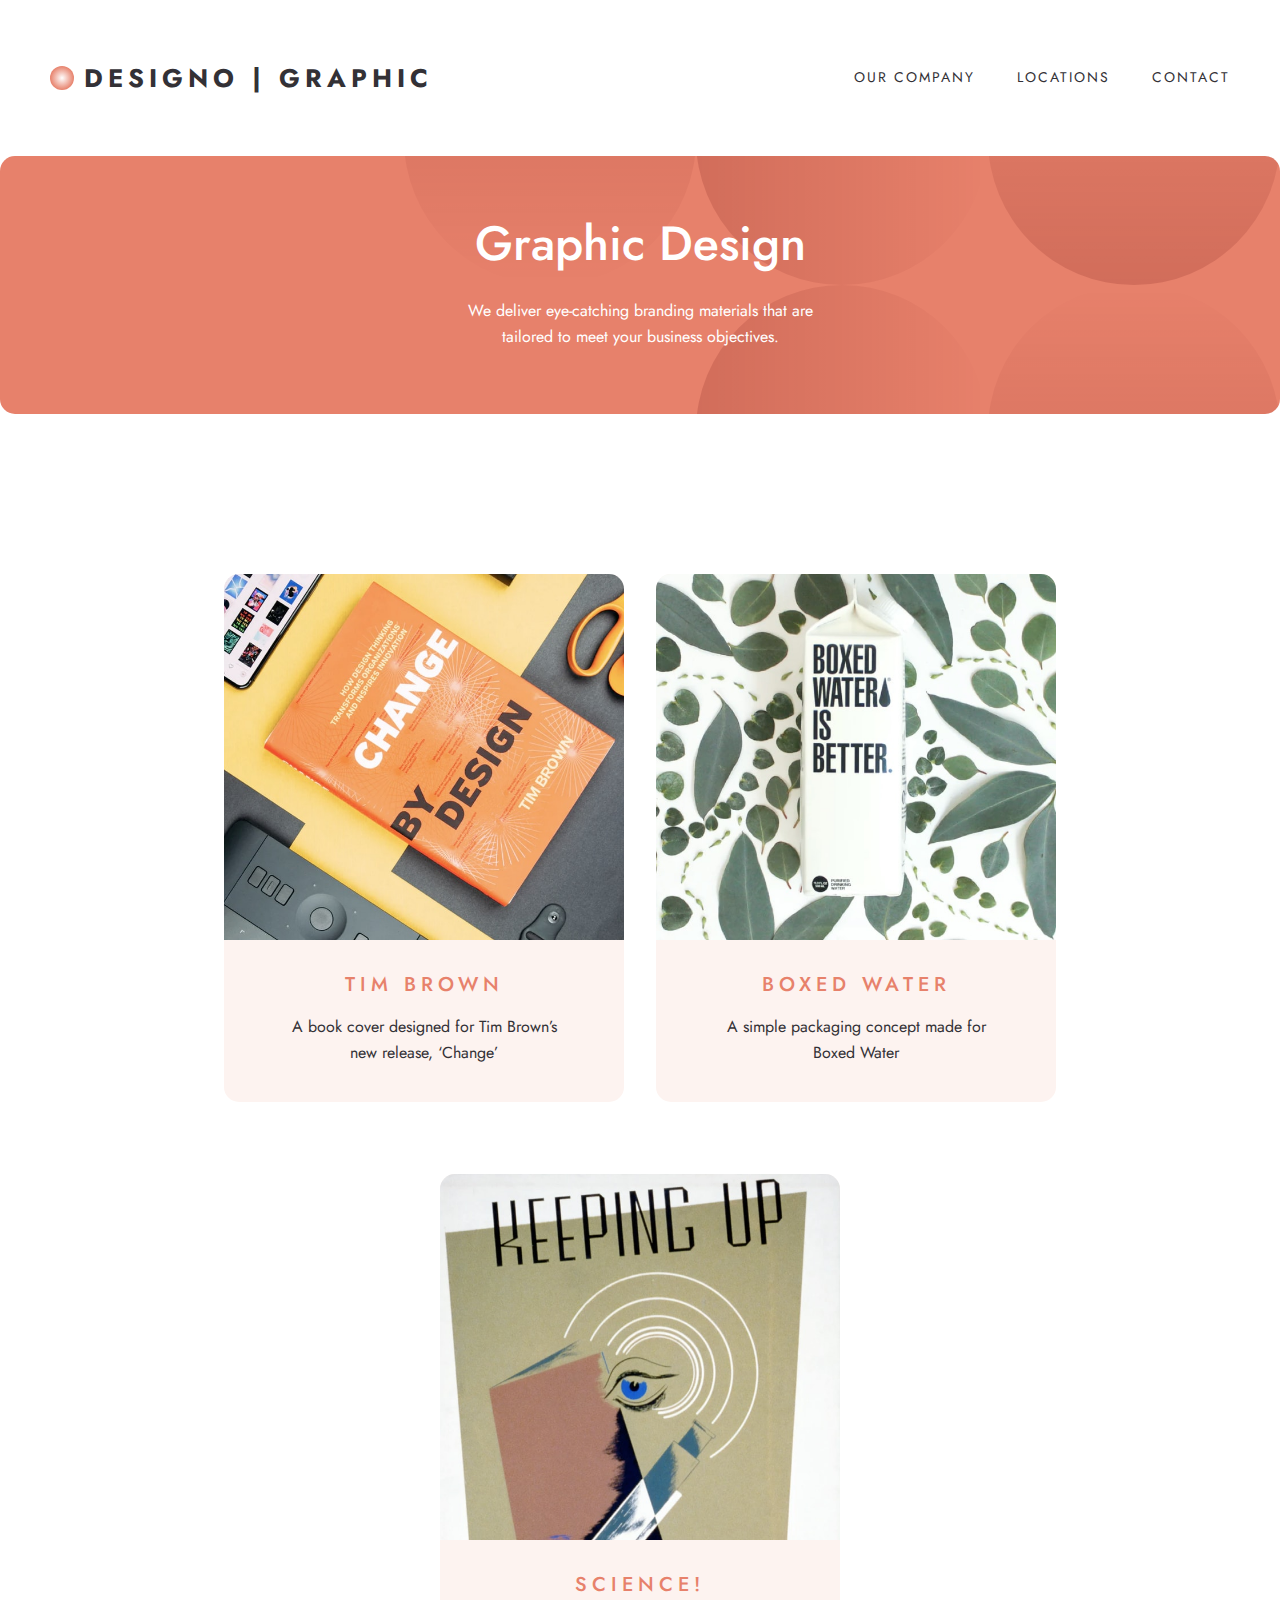
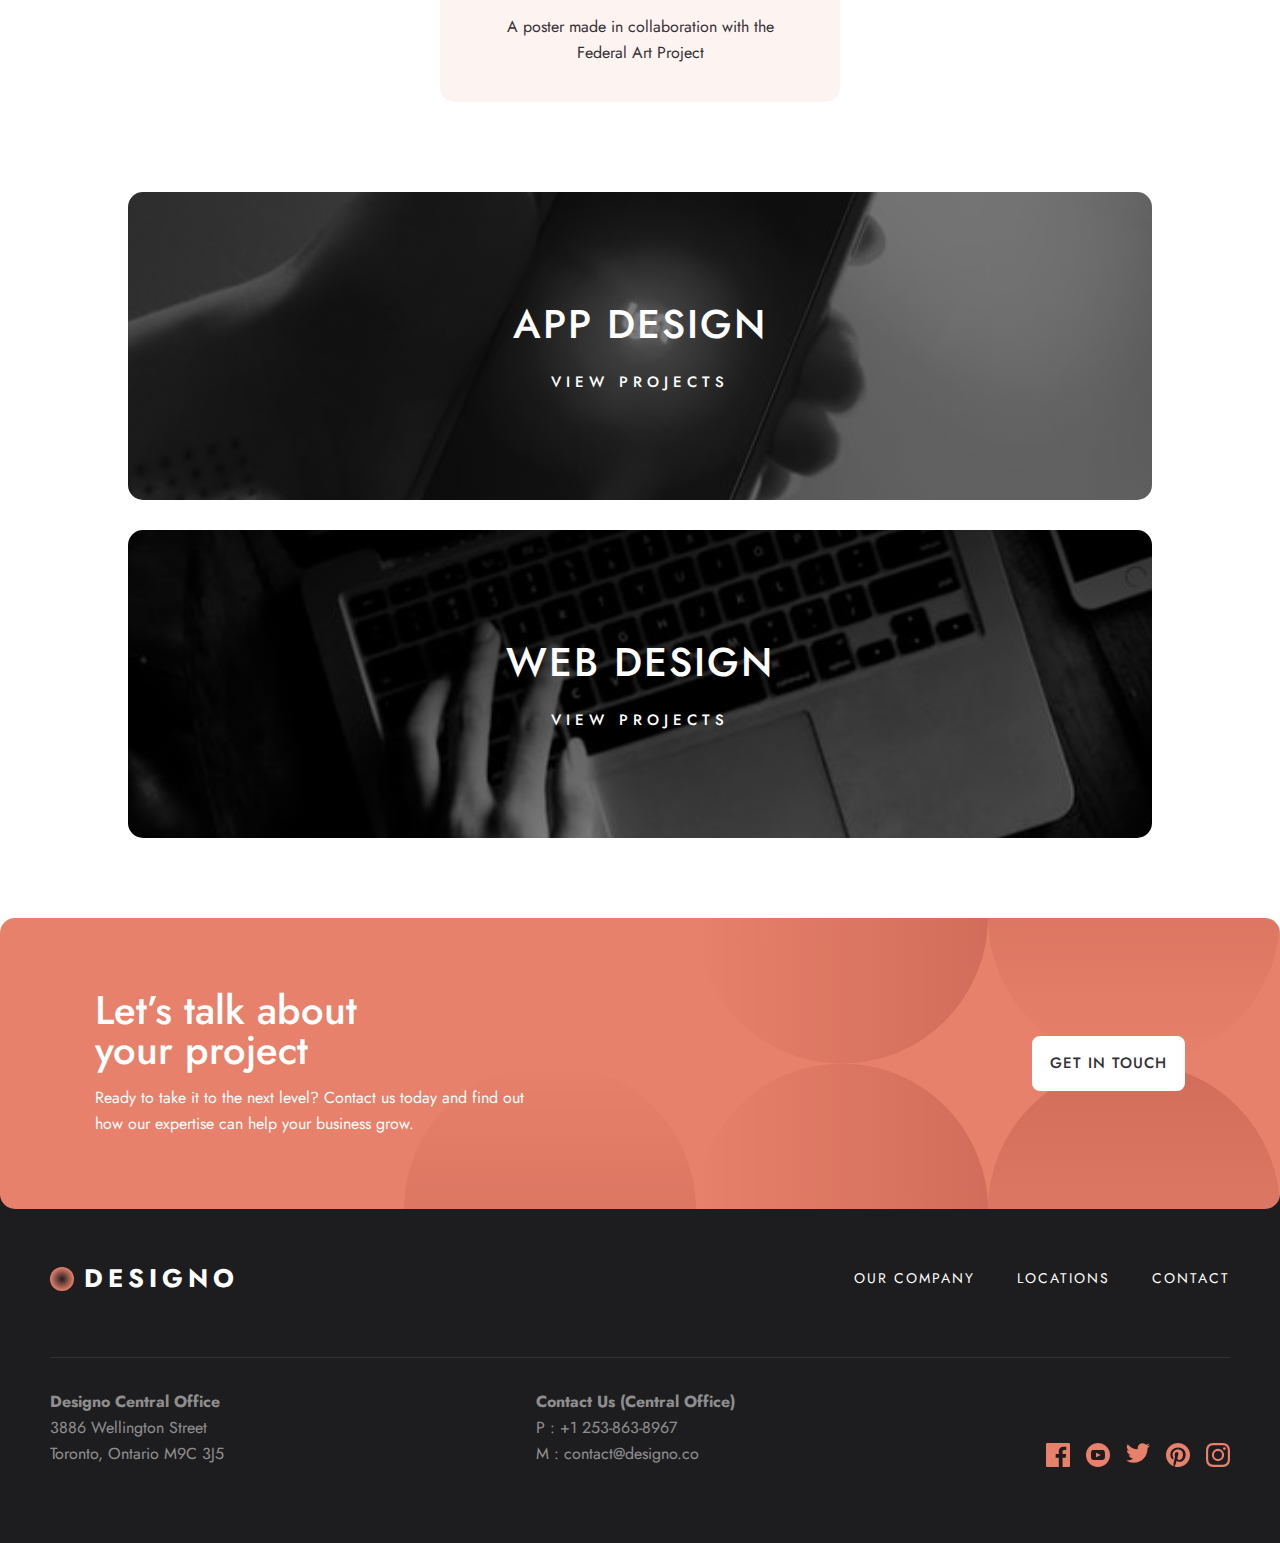
<file: pages/graphic-design/graphic-design.html>
<!DOCTYPE html>
<html lang="en">
  <head>
    <meta charset="UTF-8" />
    <meta http-equiv="X-UA-Compatible" content="IE=edge" />
    <meta name="viewport" content="width=device-width, initial-scale=1.0" />
    <title>Designo | About</title>
    <link rel="stylesheet" href="./graphic-design.css" />
  </head>
  <body>
    <!-- HEADER START -->
    <header class="header">
      <div class="header-container container">
        <!-- LOGO -->
        <a class="site-logo" href="../../index.html">
          <img src="../../images/logo.svg" alt="" />
          <h2>Designo | Graphic</h2>
        </a>

        <!-- NAV -->
        <nav class="sitenav">
          <ul class="sitenav-list">
            <li class="sitenav-item">
              <a href="../about/about.html" class="sitenav-link">OUR COMPANY</a>
            </li>
            <li class="sitenav-item">
              <a href="../location/location.html" class="sitenav-link"
                >LOCATIONS</a
              >
            </li>
            <li class="sitenav-item">
              <a href="../contact/contact.html" class="sitenav-link"
                >CONTACT</a
              >
            </li>
          </ul>
          <img class="hamburger" src="../../images/shared/mobile/icon-hamburger.svg" alt="">
        </nav>
      </div>
    </header>

    <main class="main">
      <section class="web">
        <div class="web-container container">
          <h1>Graphic Design</h1>
          <p>We deliver eye-catching branding materials that are <br> tailored to meet your business objectives.            
          </p>
        </div>
      </section>

      <section class="express">
        <div class="express-container container">
          <div class="ex-box">
            <img
              src="../../images/graphic-design/desktop/image-change.jpg"
              alt=""
            />
            <h6>TIM BROWN</h6>
            <p>A book cover designed for Tim Brown’s new release, ‘Change’</p>
          </div>
          <div class="ex-box">
            <img
              src="../../images/graphic-design/desktop/image-boxed-water.jpg"
              alt=""
            />
            <h6>BOXED WATER</h6>
            <p>A simple packaging concept made for Boxed Water</p>
          </div>
          <div class="ex-box">
            <img
              src="../../images/graphic-design/desktop/image-science.jpg"
              alt=""
            />
            <h6>SCIENCE!</h6>
            <p>A poster made in collaboration with the Federal Art Project</p>
          </div>
        </div>
      </section>

      <section class="webapp">
        <div class="webapp-container container">
          <a class="webapp-link1 web-links" href="../app-design/app-design.html">
            <h3>APP DESIGN</h3>
            <p>VIEW PROJECTS</p>
          </a>
          <a class="webapp-link2 web-links" href="../web-design/web-design.html">
            <h3>WEB DESIGN</h3>
            <p>VIEW PROJECTS</p>
          </a>
        </div>
      </section>  
    </main>

    <footer class="footer">
      <div class="footer-top">
        <div class="footer-top-container">
          <div class="footer-top-left">
            <h6>
              Let’s talk about <br />
              your project
            </h6>
            <p>
              Ready to take it to the next level? Contact us today and find out
              how our expertise can help your business grow.
            </p>
          </div>
          <a class="btn-pink" href="#">Get in touch</a>
        </div>
      </div>

      <div class="footer-bottom">
        <div class="footer-bottom-container container">
          <div class="footer-up">
            <!-- LOGO -->
            <a class="site-logo footer-logo" href="../../index.html">
              <img src="../../images/logo.svg" alt="" />
              <h2>Designo</h2>
            </a>

            <!-- NAV -->
            <nav class="sitenav">
              <ul class="sitenav-list">
                <li class="sitenav-item">
                  <a class="sitenav-link footer-link" href="../about/about.html"
                    >OUR COMPANY</a
                  >
                </li>

                <li class="sitenav-item">
                  <a
                    class="sitenav-link footer-link"
                    href="../location/location.html"
                    >LOCATIONS</a
                  >
                </li>

                <li class="sitenav-item">
                  <a
                    class="sitenav-link footer-link"
                    href="../contact/contact.html"
                    >CONTACT</a
                  >
                </li>
              </ul>
            </nav>
          </div>

          <hr class="footer-divider" />

          <div class="footer-down">
            <div class="footer-designo">
              <h6>Designo Central Office</h6>
              <p>
                3886 Wellington Street <br />
                Toronto, Ontario M9C 3J5
              </p>
            </div>
            <div class="footer-contact">
              <h6>Contact Us (Central Office)</h6>
              <p>
                P : +1 253-863-8967 <br />
                M : contact@designo.co
              </p>
            </div>
            <ul class="footer-icons">
              <li class="footer-icons-item">
                <a href="#">
                  <svg
                    class="footer-social"
                    width="24"
                    height="24"
                    xmlns="http://www.w3.org/2000/svg"
                  >
                    <path
                      d="M22.675 0H1.325C.593 0 0 .593 0 1.325v21.351C0 23.407.593 24 1.325 24H12.82v-9.294H9.692v-3.622h3.128V8.413c0-3.1 1.893-4.788 4.659-4.788 1.325 0 2.463.099 2.795.143v3.24l-1.918.001c-1.504 0-1.795.715-1.795 1.763v2.313h3.587l-.467 3.622h-3.12V24h6.116c.73 0 1.323-.593 1.323-1.325V1.325C24 .593 23.407 0 22.675 0z"
                      fill="#E7816B"
                      fill-rule="nonzero"
                    />
                  </svg>
                </a>
              </li>
              <li class="footer-icons-item">
                <a href="#">
                  <svg
                    class="footer-social"
                    width="24"
                    height="24"
                    xmlns="http://www.w3.org/2000/svg"
                  >
                    <path
                      d="M12 0C5.373 0 0 5.373 0 12s5.373 12 12 12 12-5.373 12-12S18.627 0 12 0zm4.441 16.892c-2.102.144-6.784.144-8.883 0C5.282 16.736 5.017 15.622 5 12c.017-3.629.285-4.736 2.558-4.892 2.099-.144 6.782-.144 8.883 0C18.718 7.264 18.982 8.378 19 12c-.018 3.629-.285 4.736-2.559 4.892zM10 9.658l4.917 2.338L10 14.342V9.658z"
                      fill="#E7816B"
                      fill-rule="nonzero"
                    />
                  </svg>
                </a>
              </li>
              <li class="footer-icons-item">
                <a href="#">
                  <svg
                    class="footer-social"
                    width="24"
                    height="20"
                    xmlns="http://www.w3.org/2000/svg"
                  >
                    <path
                      d="M24 2.557a9.83 9.83 0 01-2.828.775A4.932 4.932 0 0023.337.608a9.864 9.864 0 01-3.127 1.195A4.916 4.916 0 0016.616.248c-3.179 0-5.515 2.966-4.797 6.045A13.978 13.978 0 011.671 1.149a4.93 4.93 0 001.523 6.574 4.903 4.903 0 01-2.229-.616c-.054 2.281 1.581 4.415 3.949 4.89a4.935 4.935 0 01-2.224.084 4.928 4.928 0 004.6 3.419A9.9 9.9 0 010 17.54a13.94 13.94 0 007.548 2.212c9.142 0 14.307-7.721 13.995-14.646A10.025 10.025 0 0024 2.557z"
                      fill="#E7816B"
                      fill-rule="nonzero"
                    />
                  </svg>
                </a>
              </li>
              <li class="footer-icons-item">
                <a href="#">
                  <svg
                    class="footer-social"
                    width="24"
                    height="24"
                    xmlns="http://www.w3.org/2000/svg"
                  >
                    <path
                      d="M12 0C5.373 0 0 5.372 0 12c0 5.084 3.163 9.426 7.627 11.174-.105-.949-.2-2.405.042-3.441.218-.937 1.407-5.965 1.407-5.965s-.359-.719-.359-1.782c0-1.668.967-2.914 2.171-2.914 1.023 0 1.518.769 1.518 1.69 0 1.029-.655 2.568-.994 3.995-.283 1.194.599 2.169 1.777 2.169 2.133 0 3.772-2.249 3.772-5.495 0-2.873-2.064-4.882-5.012-4.882-3.414 0-5.418 2.561-5.418 5.207 0 1.031.397 2.138.893 2.738a.36.36 0 01.083.345l-.333 1.36c-.053.22-.174.267-.402.161-1.499-.698-2.436-2.889-2.436-4.649 0-3.785 2.75-7.262 7.929-7.262 4.163 0 7.398 2.967 7.398 6.931 0 4.136-2.607 7.464-6.227 7.464-1.216 0-2.359-.631-2.75-1.378l-.748 2.853c-.271 1.043-1.002 2.35-1.492 3.146C9.57 23.812 10.763 24 12 24c6.627 0 12-5.373 12-12 0-6.628-5.373-12-12-12z"
                      fill="#E7816B"
                      fill-rule="nonzero"
                    />
                  </svg>
                </a>
              </li>
              <li class="footer-icons-item">
                <a href="#">
                  <svg
                    class="footer-social"
                    width="24"
                    height="24"
                    xmlns="http://www.w3.org/2000/svg"
                  >
                    <path
                      d="M12 2.163c3.204 0 3.584.012 4.85.07 3.252.148 4.771 1.691 4.919 4.919.058 1.265.069 1.645.069 4.849 0 3.205-.012 3.584-.069 4.849-.149 3.225-1.664 4.771-4.919 4.919-1.266.058-1.644.07-4.85.07-3.204 0-3.584-.012-4.849-.07-3.26-.149-4.771-1.699-4.919-4.92-.058-1.265-.07-1.644-.07-4.849 0-3.204.013-3.583.07-4.849.149-3.227 1.664-4.771 4.919-4.919 1.266-.057 1.645-.069 4.849-.069zM12 0C8.741 0 8.333.014 7.053.072 2.695.272.273 2.69.073 7.052.014 8.333 0 8.741 0 12c0 3.259.014 3.668.072 4.948.2 4.358 2.618 6.78 6.98 6.98C8.333 23.986 8.741 24 12 24c3.259 0 3.668-.014 4.948-.072 4.354-.2 6.782-2.618 6.979-6.98.059-1.28.073-1.689.073-4.948 0-3.259-.014-3.667-.072-4.947-.196-4.354-2.617-6.78-6.979-6.98C15.668.014 15.259 0 12 0zm0 5.838a6.162 6.162 0 100 12.324 6.162 6.162 0 000-12.324zM12 16a4 4 0 110-8 4 4 0 010 8zm6.406-11.845a1.44 1.44 0 100 2.881 1.44 1.44 0 000-2.881z"
                      fill="#E7816B"
                      fill-rule="nonzero"
                    />
                  </svg>
                </a>
              </li>
            </ul>
          </div>
        </div>
      </div>
    </footer>
  </body>
</html>
</file>
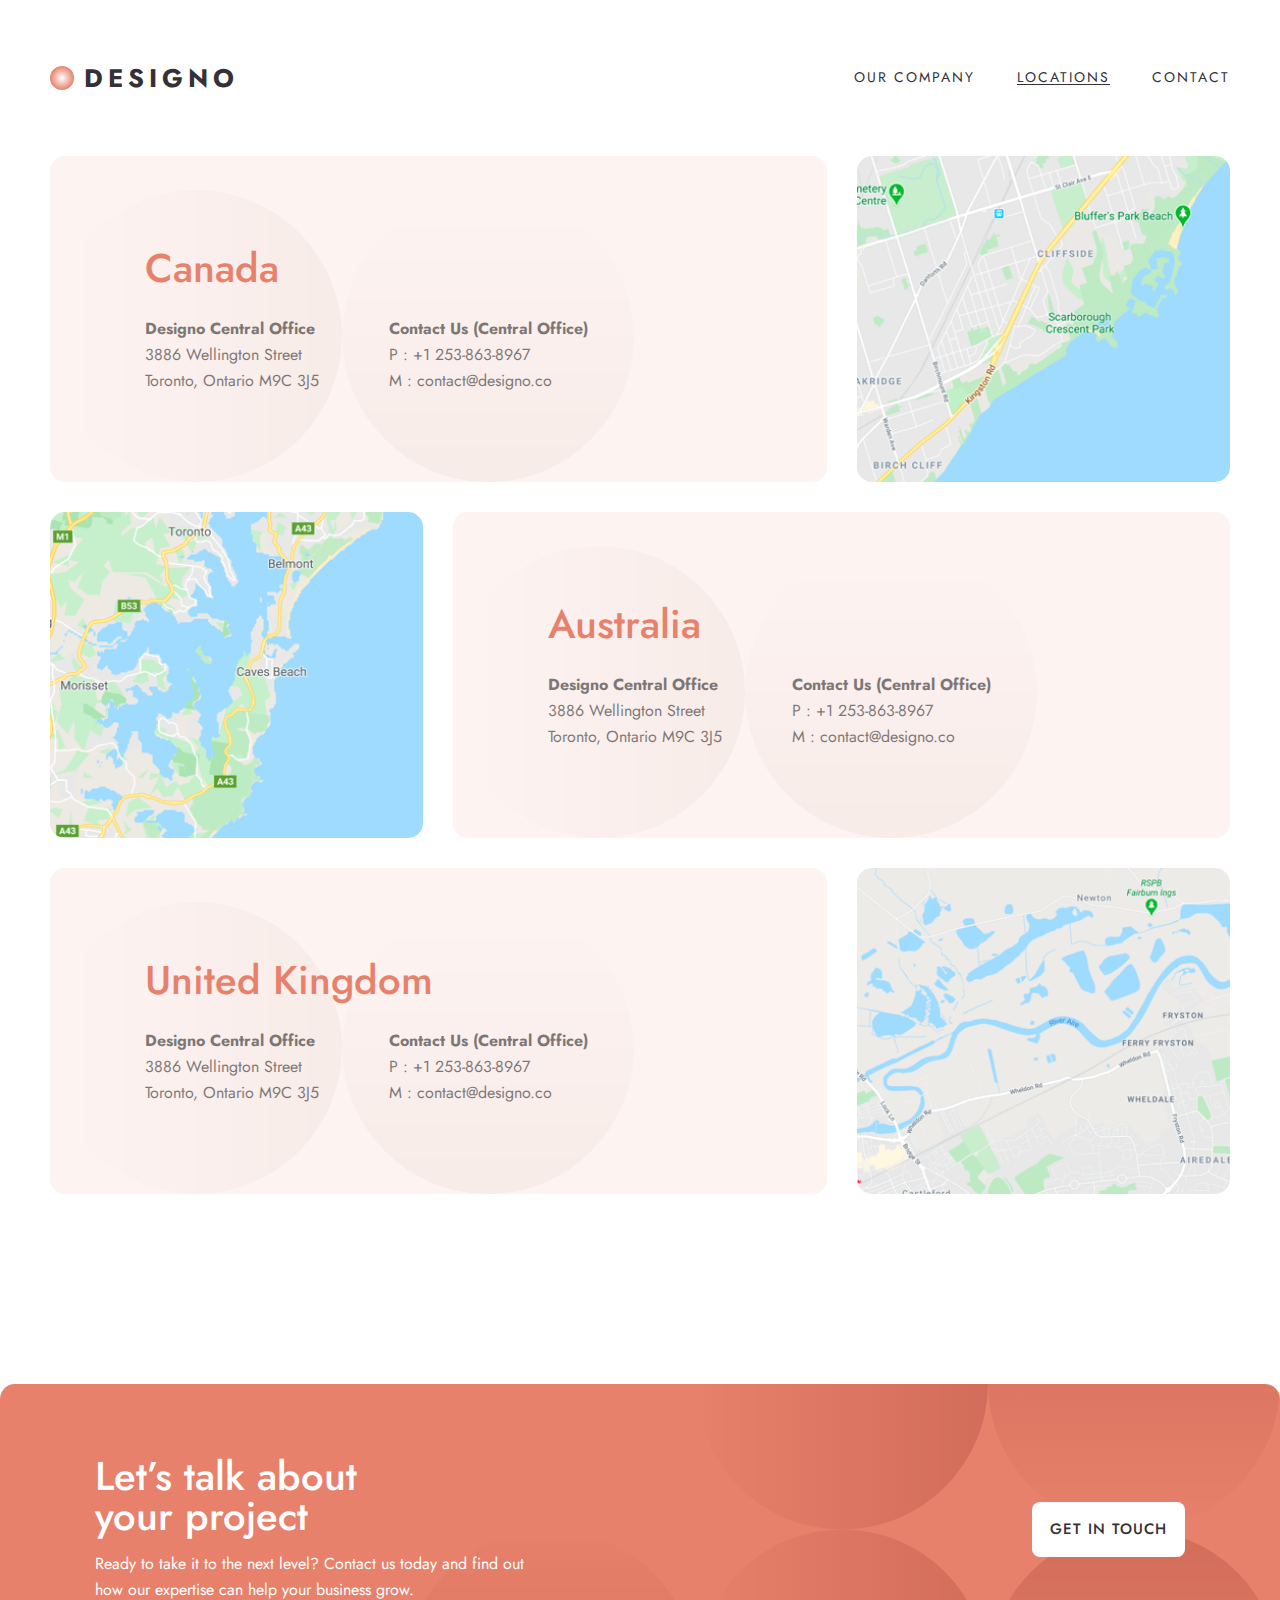
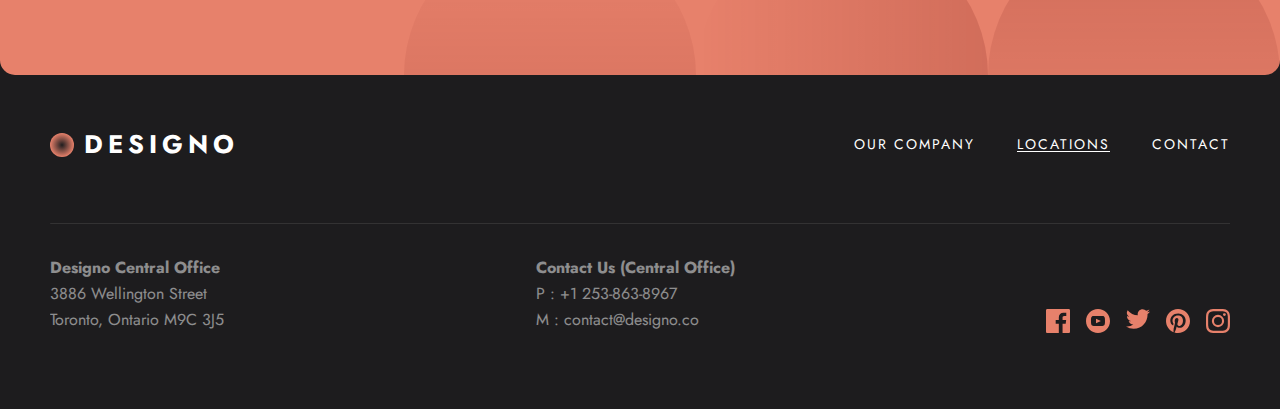
<file: pages/location/location.html>
<!DOCTYPE html>
<html lang="en">
  <head>
    <meta charset="UTF-8" />
    <meta http-equiv="X-UA-Compatible" content="IE=edge" />
    <meta name="viewport" content="width=device-width, initial-scale=1.0" />
    <title>Designo | Location</title>
    <link rel="stylesheet" href="./location.css" />
  </head>
  <body>
    <!-- HEADER START -->
    <header class="header">
      <div class="header-container container">
        <!-- LOGO -->
        <a class="site-logo" href="../../index.html">
            <img src="../../images/logo.svg" alt="" />
            <h2>Designo</h2>
        </a>

        <!-- NAV -->
        <nav class="sitenav">
          <ul class="sitenav-list">
            <li class="sitenav-item">
              <a href="../about/about.html" class="sitenav-link">OUR COMPANY</a>
            </li>
            <li class="sitenav-item">
              <a id="active" href="./location.html" class="sitenav-link">LOCATIONS</a>
            </li>
            <li class="sitenav-item">
              <a href="../contact/contact.html" class="sitenav-link">CONTACT</a>
            </li>
          </ul>
          <img class="hamburger" src="../../images/shared/mobile/icon-hamburger.svg" alt="">
        </nav>
      </div>
    </header>

    <main class="main">
      <div class="map">
        <div class="map-container container">
            <div class="map-box map1">
              <h1>Canada</h1>
              <div class="map-designo-text">
                <div class="footer-designo map-designo">
                  <h6>Designo Central Office</h6>
                  <p>
                    3886 Wellington Street <br />
                    Toronto, Ontario M9C 3J5
                  </p>
                </div>
                <div class="footer-contact map-designo">
                  <h6>Contact Us (Central Office)</h6>
                  <p>
                    P : +1 253-863-8967 <br />
                    M : contact@designo.co
                  </p>
                </div>
              </div>

            </div>
            <div class="map-box map2"></div>
            <div class="map-box map3"></div>            
            <div class="map-box map4">
              <h1>Australia</h1>
              <div class="map-designo-text">
                <div class="footer-designo map-designo">
                  <h6>Designo Central Office</h6>
                  <p>
                    3886 Wellington Street <br />
                    Toronto, Ontario M9C 3J5
                  </p>
                </div>
                <div class="footer-contact map-designo">
                  <h6>Contact Us (Central Office)</h6>
                  <p>
                    P : +1 253-863-8967 <br />
                    M : contact@designo.co
                  </p>
                </div>
              </div>
            </div>
            <div class="map-box map5">
              <h1>United Kingdom</h1>
              <div class="map-designo-text">
                <div class="footer-designo map-designo">
                  <h6>Designo Central Office</h6>
                  <p>
                    3886 Wellington Street <br />
                    Toronto, Ontario M9C 3J5
                  </p>
                </div>
                <div class="footer-contact map-designo">
                  <h6>Contact Us (Central Office)</h6>
                  <p>
                    P : +1 253-863-8967 <br />
                    M : contact@designo.co
                  </p>
                </div>
              </div>
            </div>
            <div class="map-box map6"></div>
        </div>
      </div>
    </main>

    <footer class="footer">
      <div class="footer-top">
        <div class="footer-top-container">
          <div class="footer-top-left">
            <h6>Let’s talk about <br> your project</h6>
            <p>Ready to take it to the next level? Contact us today and find out how our expertise can help your business grow.
            </p>
          </div>
          <a class="btn-pink" href="#">Get in touch</a>
        </div>
      </div>

      <div class="footer-bottom">
        <div class="footer-bottom-container container">
          <div class="footer-up">
            <!-- LOGO -->
            <a class="site-logo footer-logo" href="../../index.html">
              <img src="../../images/logo.svg" alt="" />
              <h2>Designo</h2>
            </a>

            <!-- NAV -->
            <nav class="sitenav">
              <ul class="sitenav-list">
                <li class="sitenav-item">
                  <a
                    class="sitenav-link footer-link"
                    href="../about/about.html"
                    >OUR COMPANY</a
                  >
                </li>

                <li class="sitenav-item">
                  <a
                  id="active1"
                    class="sitenav-link footer-link"
                    href="./location.html"
                    >LOCATIONS</a
                  >
                </li>

                <li class="sitenav-item">
                  <a
                    class="sitenav-link footer-link"
                    href="../contact/contact.html"
                    >CONTACT</a
                  >
                </li>
              </ul>
            </nav>
          </div>

          <hr class="footer-divider" />

          <div class="footer-down">
            <div class="footer-designo">
              <h6>Designo Central Office</h6>
              <p>
                3886 Wellington Street <br />
                Toronto, Ontario M9C 3J5
              </p>
            </div>
            <div class="footer-contact">
              <h6>Contact Us (Central Office)</h6>
              <p>
                P : +1 253-863-8967 <br />
                M : contact@designo.co
              </p>
            </div>
            <ul class="footer-icons">
              <li class="footer-icons-item">
                <a href="#">
                  <svg
                    class="footer-social"
                    width="24"
                    height="24"
                    xmlns="http://www.w3.org/2000/svg"
                  >
                    <path
                      d="M22.675 0H1.325C.593 0 0 .593 0 1.325v21.351C0 23.407.593 24 1.325 24H12.82v-9.294H9.692v-3.622h3.128V8.413c0-3.1 1.893-4.788 4.659-4.788 1.325 0 2.463.099 2.795.143v3.24l-1.918.001c-1.504 0-1.795.715-1.795 1.763v2.313h3.587l-.467 3.622h-3.12V24h6.116c.73 0 1.323-.593 1.323-1.325V1.325C24 .593 23.407 0 22.675 0z"
                      fill="#E7816B"
                      fill-rule="nonzero"
                    />
                  </svg>
                </a>
              </li>
              <li class="footer-icons-item">
                <a href="#">
                  <svg
                    class="footer-social"
                    width="24"
                    height="24"
                    xmlns="http://www.w3.org/2000/svg"
                  >
                    <path
                      d="M12 0C5.373 0 0 5.373 0 12s5.373 12 12 12 12-5.373 12-12S18.627 0 12 0zm4.441 16.892c-2.102.144-6.784.144-8.883 0C5.282 16.736 5.017 15.622 5 12c.017-3.629.285-4.736 2.558-4.892 2.099-.144 6.782-.144 8.883 0C18.718 7.264 18.982 8.378 19 12c-.018 3.629-.285 4.736-2.559 4.892zM10 9.658l4.917 2.338L10 14.342V9.658z"
                      fill="#E7816B"
                      fill-rule="nonzero"
                    />
                  </svg>
                </a>
              </li>
              <li class="footer-icons-item">
                <a href="#">
                  <svg
                    class="footer-social"
                    width="24"
                    height="20"
                    xmlns="http://www.w3.org/2000/svg"
                  >
                    <path
                      d="M24 2.557a9.83 9.83 0 01-2.828.775A4.932 4.932 0 0023.337.608a9.864 9.864 0 01-3.127 1.195A4.916 4.916 0 0016.616.248c-3.179 0-5.515 2.966-4.797 6.045A13.978 13.978 0 011.671 1.149a4.93 4.93 0 001.523 6.574 4.903 4.903 0 01-2.229-.616c-.054 2.281 1.581 4.415 3.949 4.89a4.935 4.935 0 01-2.224.084 4.928 4.928 0 004.6 3.419A9.9 9.9 0 010 17.54a13.94 13.94 0 007.548 2.212c9.142 0 14.307-7.721 13.995-14.646A10.025 10.025 0 0024 2.557z"
                      fill="#E7816B"
                      fill-rule="nonzero"
                    />
                  </svg>
                </a>
              </li>
              <li class="footer-icons-item">
                <a href="#">
                  <svg
                    class="footer-social"
                    width="24"
                    height="24"
                    xmlns="http://www.w3.org/2000/svg"
                  >
                    <path
                      d="M12 0C5.373 0 0 5.372 0 12c0 5.084 3.163 9.426 7.627 11.174-.105-.949-.2-2.405.042-3.441.218-.937 1.407-5.965 1.407-5.965s-.359-.719-.359-1.782c0-1.668.967-2.914 2.171-2.914 1.023 0 1.518.769 1.518 1.69 0 1.029-.655 2.568-.994 3.995-.283 1.194.599 2.169 1.777 2.169 2.133 0 3.772-2.249 3.772-5.495 0-2.873-2.064-4.882-5.012-4.882-3.414 0-5.418 2.561-5.418 5.207 0 1.031.397 2.138.893 2.738a.36.36 0 01.083.345l-.333 1.36c-.053.22-.174.267-.402.161-1.499-.698-2.436-2.889-2.436-4.649 0-3.785 2.75-7.262 7.929-7.262 4.163 0 7.398 2.967 7.398 6.931 0 4.136-2.607 7.464-6.227 7.464-1.216 0-2.359-.631-2.75-1.378l-.748 2.853c-.271 1.043-1.002 2.35-1.492 3.146C9.57 23.812 10.763 24 12 24c6.627 0 12-5.373 12-12 0-6.628-5.373-12-12-12z"
                      fill="#E7816B"
                      fill-rule="nonzero"
                    />
                  </svg>
                </a>
              </li>
              <li class="footer-icons-item">
                <a href="#">
                  <svg
                    class="footer-social"
                    width="24"
                    height="24"
                    xmlns="http://www.w3.org/2000/svg"
                  >
                    <path
                      d="M12 2.163c3.204 0 3.584.012 4.85.07 3.252.148 4.771 1.691 4.919 4.919.058 1.265.069 1.645.069 4.849 0 3.205-.012 3.584-.069 4.849-.149 3.225-1.664 4.771-4.919 4.919-1.266.058-1.644.07-4.85.07-3.204 0-3.584-.012-4.849-.07-3.26-.149-4.771-1.699-4.919-4.92-.058-1.265-.07-1.644-.07-4.849 0-3.204.013-3.583.07-4.849.149-3.227 1.664-4.771 4.919-4.919 1.266-.057 1.645-.069 4.849-.069zM12 0C8.741 0 8.333.014 7.053.072 2.695.272.273 2.69.073 7.052.014 8.333 0 8.741 0 12c0 3.259.014 3.668.072 4.948.2 4.358 2.618 6.78 6.98 6.98C8.333 23.986 8.741 24 12 24c3.259 0 3.668-.014 4.948-.072 4.354-.2 6.782-2.618 6.979-6.98.059-1.28.073-1.689.073-4.948 0-3.259-.014-3.667-.072-4.947-.196-4.354-2.617-6.78-6.979-6.98C15.668.014 15.259 0 12 0zm0 5.838a6.162 6.162 0 100 12.324 6.162 6.162 0 000-12.324zM12 16a4 4 0 110-8 4 4 0 010 8zm6.406-11.845a1.44 1.44 0 100 2.881 1.44 1.44 0 000-2.881z"
                      fill="#E7816B"
                      fill-rule="nonzero"
                    />
                  </svg>
                </a>
              </li>
            </ul>
          </div>
        </div>
      </div>
    </footer>
  </body>
</html>
</file>
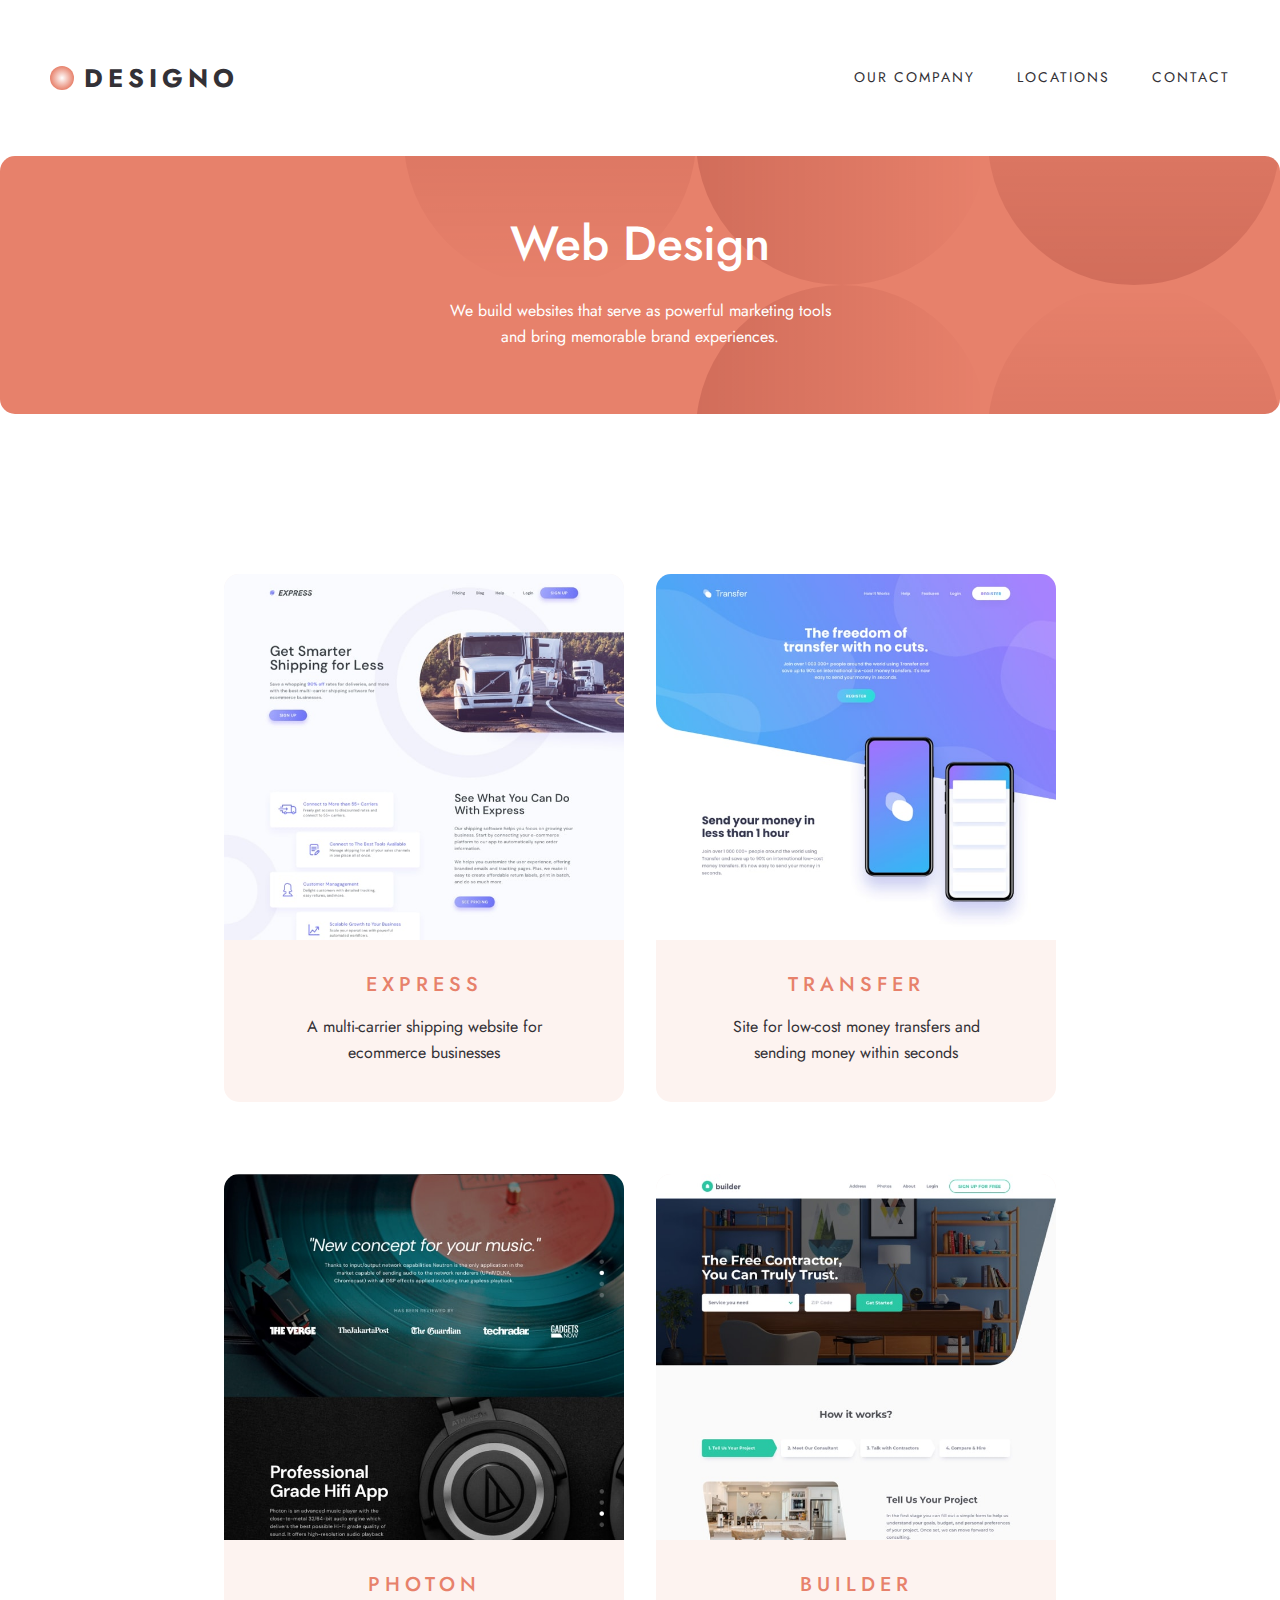
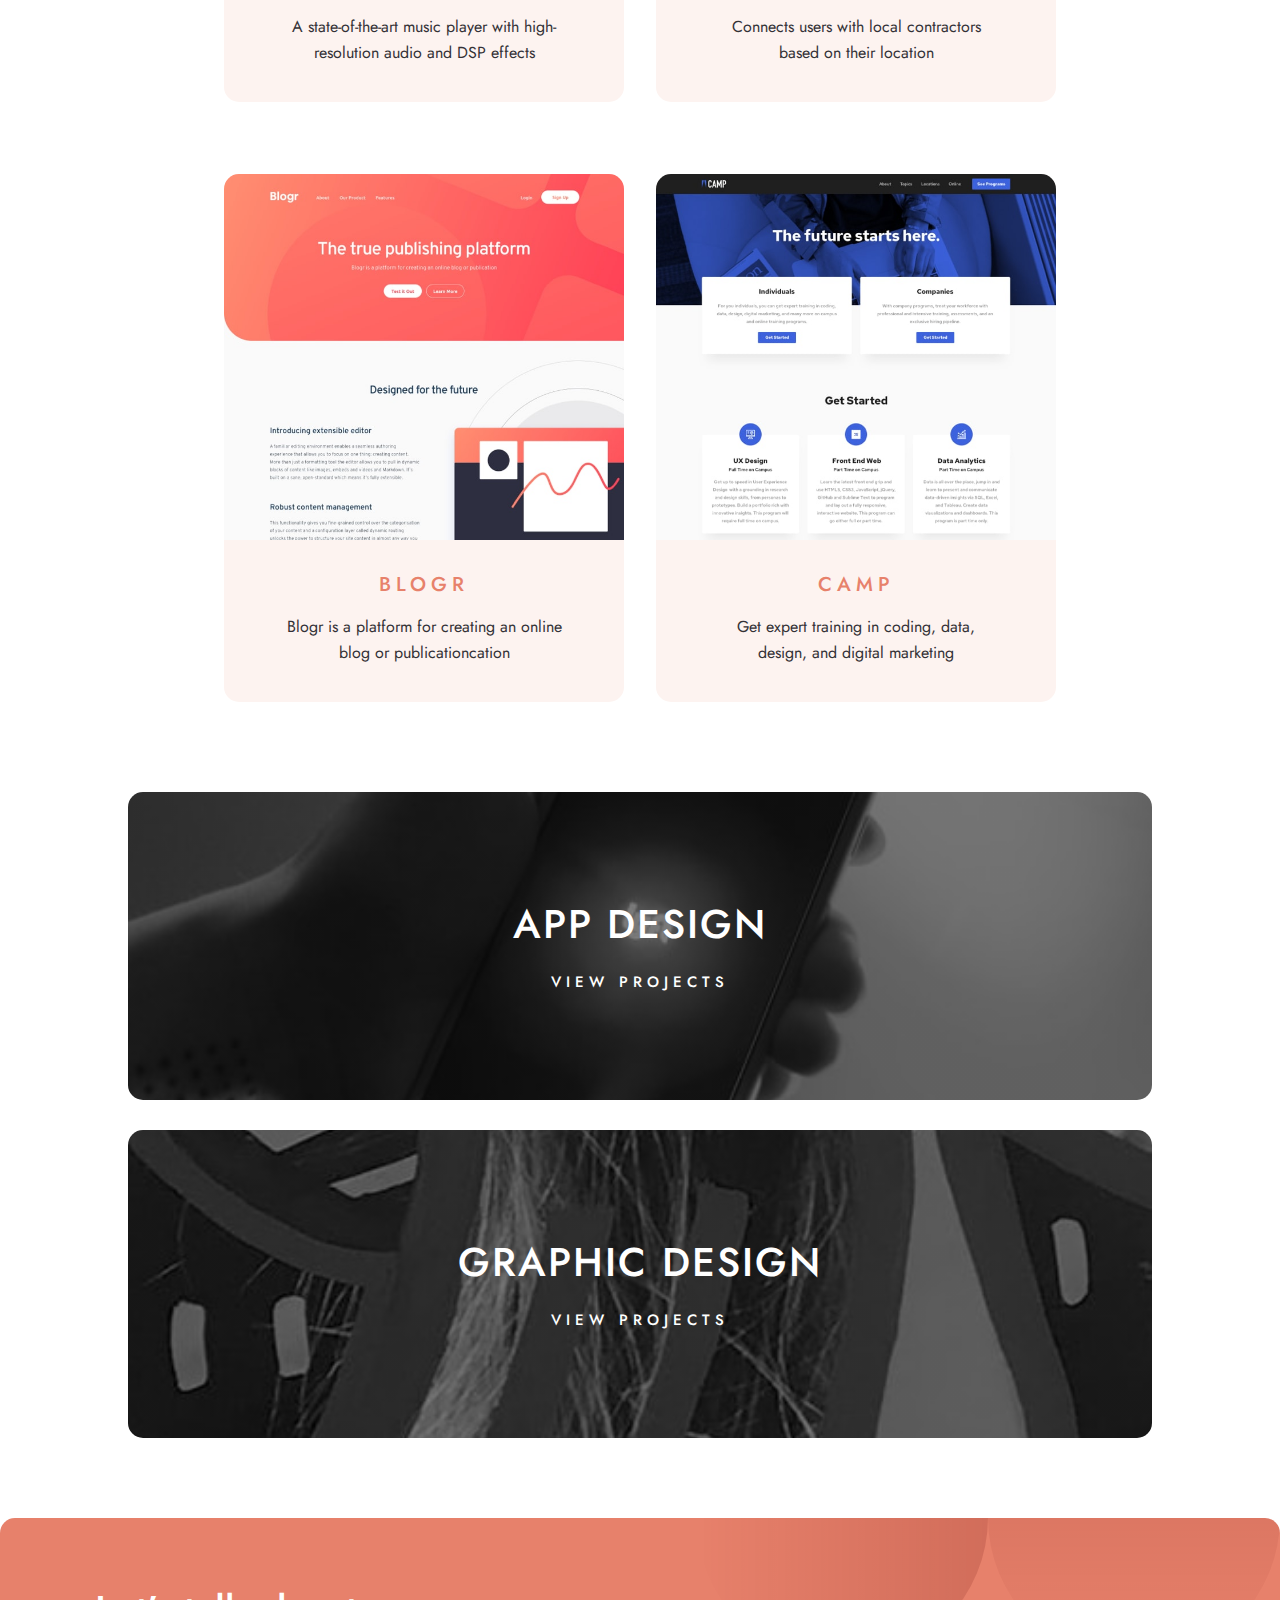
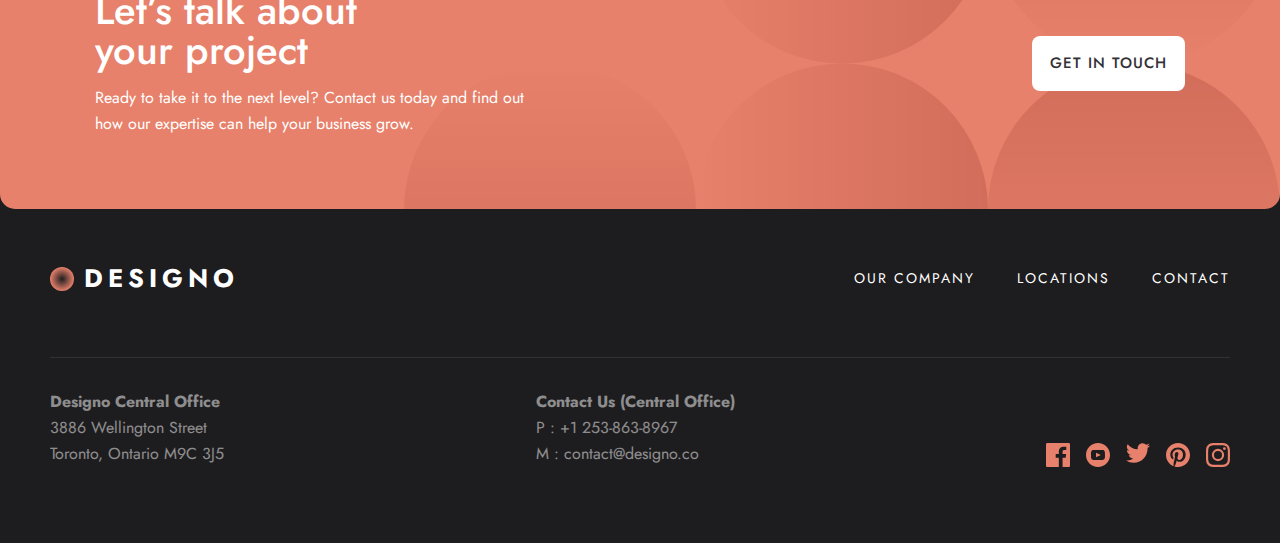
<file: pages/web-design/web-design.html>
<!DOCTYPE html>
<html lang="en">
  <head>
    <meta charset="UTF-8" />
    <meta http-equiv="X-UA-Compatible" content="IE=edge" />
    <meta name="viewport" content="width=device-width, initial-scale=1.0" />
    <title>Designo | Web</title>
    <link rel="stylesheet" href="./web-design.css" />
  </head>
  <body>
    <!-- HEADER START -->
    <header class="header">
      <div class="header-container container">
        <!-- LOGO -->
        <a class="site-logo" href="../../index.html">
          <img src="../../images/logo.svg" alt="" />
          <h2>Designo</h2>
        </a>

        <!-- NAV -->
        <nav class="sitenav">
          <ul class="sitenav-list">
            <li class="sitenav-item">
              <a href="../about/about.html" class="sitenav-link">OUR COMPANY</a>
            </li>
            <li class="sitenav-item">
              <a href="../location/location.html" class="sitenav-link"
                >LOCATIONS</a
              >
            </li>
            <li class="sitenav-item">
              <a href="./contact.html" class="sitenav-link"
                >CONTACT</a
              >
            </li>
          </ul>
          <img class="hamburger" src="../../images/shared/mobile/icon-hamburger.svg" alt="">
        </nav>
      </div>
    </header>

    <main class="main">
      <section class="web">
        <div class="web-container container">
          <h1>Web Design</h1>
          <p>
            We build websites that serve as powerful marketing tools <br />
            and bring memorable brand experiences.
          </p>
        </div>
      </section>

      <section class="express">
        <div class="express-container container">
          <div class="ex-box">
            <img
              src="../../images/web-design/desktop/image-express.jpg"
              alt=""
            />
            <h6>EXPRESS</h6>
            <p>A multi-carrier shipping website for ecommerce businesses</p>
          </div>
          <div class="ex-box">
            <img
              src="../../images/web-design/desktop/image-transfer.jpg"
              alt=""
            />
            <h6>TRANSFER</h6>
            <p>Site for low-cost money transfers and sending money within seconds</p>
          </div>
          <div class="ex-box">
            <img
              src="../../images/web-design/desktop/image-photon.jpg"
              alt=""
            />
            <h6>PHOTON</h6>
            <p>A state-of-the-art music player with high-resolution audio and DSP effects</p>
          </div>
          <div class="ex-box">
            <img
              src="../../images/web-design/desktop/image-builder.jpg"
              alt=""
            />
            <h6>BUILDER</h6>
            <p>Connects users with local contractors based on their location</p>
          </div>
          <div class="ex-box">
            <img
              src="../../images/web-design/desktop/image-blogr.jpg"
              alt=""
            />
            <h6>BLOGR</h6>
            <p>Blogr is a platform for creating an online blog or publicationcation</p>
          </div>
          <div class="ex-box">
            <img
              src="../../images/web-design/desktop/image-camp.jpg"
              alt=""
            />
            <h6>CAMP</h6>
            <p>Get expert training in coding, data, design, and digital marketing</p>
          </div>
      
        </div>
      </section>

      <section class="webapp">
        <div class="webapp-container container">
          <a class="webapp-link1 web-links" href="../app-design/app-design.html">
            <h3>APP DESIGN</h3>
            <p>VIEW PROJECTS</p>
          </a>
          <a class="webapp-link2 web-links" href="../graphic-design/graphic-design.html">
            <h3>GRAPHIC DESIGN</h3>
            <p>VIEW PROJECTS</p>
          </a>
        </div>
      </section>
    </main>

    <footer class="footer">
      <div class="footer-top">
        <div class="footer-top-container">
          <div class="footer-top-left">
            <h6>
              Let’s talk about <br />
              your project
            </h6>
            <p>
              Ready to take it to the next level? Contact us today and find out
              how our expertise can help your business grow.
            </p>
          </div>
          <a class="btn-pink" href="#">Get in touch</a>
        </div>
      </div>

      <div class="footer-bottom">
        <div class="footer-bottom-container container">
          <div class="footer-up">
            <!-- LOGO -->
            <a class="site-logo footer-logo" href="../../index.html">
              <img src="../../images/logo.svg" alt="" />
              <h2>Designo</h2>
            </a>

            <!-- NAV -->
            <nav class="sitenav">
              <ul class="sitenav-list">
                <li class="sitenav-item">
                  <a class="sitenav-link footer-link" href="../about/about.html"
                    >OUR COMPANY</a
                  >
                </li>

                <li class="sitenav-item">
                  <a
                    class="sitenav-link footer-link"
                    href="../location/location.html"
                    >LOCATIONS</a
                  >
                </li>

                <li class="sitenav-item">
                  <a
                    class="sitenav-link footer-link"
                    href="../contact/contact.html"
                    >CONTACT</a
                  >
                </li>
              </ul>
            </nav>
          </div>

          <hr class="footer-divider" />

          <div class="footer-down">
            <div class="footer-designo">
              <h6>Designo Central Office</h6>
              <p>
                3886 Wellington Street <br />
                Toronto, Ontario M9C 3J5
              </p>
            </div>
            <div class="footer-contact">
              <h6>Contact Us (Central Office)</h6>
              <p>
                P : +1 253-863-8967 <br />
                M : contact@designo.co
              </p>
            </div>
            <ul class="footer-icons">
              <li class="footer-icons-item">
                <a href="#">
                  <svg
                    class="footer-social"
                    width="24"
                    height="24"
                    xmlns="http://www.w3.org/2000/svg"
                  >
                    <path
                      d="M22.675 0H1.325C.593 0 0 .593 0 1.325v21.351C0 23.407.593 24 1.325 24H12.82v-9.294H9.692v-3.622h3.128V8.413c0-3.1 1.893-4.788 4.659-4.788 1.325 0 2.463.099 2.795.143v3.24l-1.918.001c-1.504 0-1.795.715-1.795 1.763v2.313h3.587l-.467 3.622h-3.12V24h6.116c.73 0 1.323-.593 1.323-1.325V1.325C24 .593 23.407 0 22.675 0z"
                      fill="#E7816B"
                      fill-rule="nonzero"
                    />
                  </svg>
                </a>
              </li>
              <li class="footer-icons-item">
                <a href="#">
                  <svg
                    class="footer-social"
                    width="24"
                    height="24"
                    xmlns="http://www.w3.org/2000/svg"
                  >
                    <path
                      d="M12 0C5.373 0 0 5.373 0 12s5.373 12 12 12 12-5.373 12-12S18.627 0 12 0zm4.441 16.892c-2.102.144-6.784.144-8.883 0C5.282 16.736 5.017 15.622 5 12c.017-3.629.285-4.736 2.558-4.892 2.099-.144 6.782-.144 8.883 0C18.718 7.264 18.982 8.378 19 12c-.018 3.629-.285 4.736-2.559 4.892zM10 9.658l4.917 2.338L10 14.342V9.658z"
                      fill="#E7816B"
                      fill-rule="nonzero"
                    />
                  </svg>
                </a>
              </li>
              <li class="footer-icons-item">
                <a href="#">
                  <svg
                    class="footer-social"
                    width="24"
                    height="20"
                    xmlns="http://www.w3.org/2000/svg"
                  >
                    <path
                      d="M24 2.557a9.83 9.83 0 01-2.828.775A4.932 4.932 0 0023.337.608a9.864 9.864 0 01-3.127 1.195A4.916 4.916 0 0016.616.248c-3.179 0-5.515 2.966-4.797 6.045A13.978 13.978 0 011.671 1.149a4.93 4.93 0 001.523 6.574 4.903 4.903 0 01-2.229-.616c-.054 2.281 1.581 4.415 3.949 4.89a4.935 4.935 0 01-2.224.084 4.928 4.928 0 004.6 3.419A9.9 9.9 0 010 17.54a13.94 13.94 0 007.548 2.212c9.142 0 14.307-7.721 13.995-14.646A10.025 10.025 0 0024 2.557z"
                      fill="#E7816B"
                      fill-rule="nonzero"
                    />
                  </svg>
                </a>
              </li>
              <li class="footer-icons-item">
                <a href="#">
                  <svg
                    class="footer-social"
                    width="24"
                    height="24"
                    xmlns="http://www.w3.org/2000/svg"
                  >
                    <path
                      d="M12 0C5.373 0 0 5.372 0 12c0 5.084 3.163 9.426 7.627 11.174-.105-.949-.2-2.405.042-3.441.218-.937 1.407-5.965 1.407-5.965s-.359-.719-.359-1.782c0-1.668.967-2.914 2.171-2.914 1.023 0 1.518.769 1.518 1.69 0 1.029-.655 2.568-.994 3.995-.283 1.194.599 2.169 1.777 2.169 2.133 0 3.772-2.249 3.772-5.495 0-2.873-2.064-4.882-5.012-4.882-3.414 0-5.418 2.561-5.418 5.207 0 1.031.397 2.138.893 2.738a.36.36 0 01.083.345l-.333 1.36c-.053.22-.174.267-.402.161-1.499-.698-2.436-2.889-2.436-4.649 0-3.785 2.75-7.262 7.929-7.262 4.163 0 7.398 2.967 7.398 6.931 0 4.136-2.607 7.464-6.227 7.464-1.216 0-2.359-.631-2.75-1.378l-.748 2.853c-.271 1.043-1.002 2.35-1.492 3.146C9.57 23.812 10.763 24 12 24c6.627 0 12-5.373 12-12 0-6.628-5.373-12-12-12z"
                      fill="#E7816B"
                      fill-rule="nonzero"
                    />
                  </svg>
                </a>
              </li>
              <li class="footer-icons-item">
                <a href="#">
                  <svg
                    class="footer-social"
                    width="24"
                    height="24"
                    xmlns="http://www.w3.org/2000/svg"
                  >
                    <path
                      d="M12 2.163c3.204 0 3.584.012 4.85.07 3.252.148 4.771 1.691 4.919 4.919.058 1.265.069 1.645.069 4.849 0 3.205-.012 3.584-.069 4.849-.149 3.225-1.664 4.771-4.919 4.919-1.266.058-1.644.07-4.85.07-3.204 0-3.584-.012-4.849-.07-3.26-.149-4.771-1.699-4.919-4.92-.058-1.265-.07-1.644-.07-4.849 0-3.204.013-3.583.07-4.849.149-3.227 1.664-4.771 4.919-4.919 1.266-.057 1.645-.069 4.849-.069zM12 0C8.741 0 8.333.014 7.053.072 2.695.272.273 2.69.073 7.052.014 8.333 0 8.741 0 12c0 3.259.014 3.668.072 4.948.2 4.358 2.618 6.78 6.98 6.98C8.333 23.986 8.741 24 12 24c3.259 0 3.668-.014 4.948-.072 4.354-.2 6.782-2.618 6.979-6.98.059-1.28.073-1.689.073-4.948 0-3.259-.014-3.667-.072-4.947-.196-4.354-2.617-6.78-6.979-6.98C15.668.014 15.259 0 12 0zm0 5.838a6.162 6.162 0 100 12.324 6.162 6.162 0 000-12.324zM12 16a4 4 0 110-8 4 4 0 010 8zm6.406-11.845a1.44 1.44 0 100 2.881 1.44 1.44 0 000-2.881z"
                      fill="#E7816B"
                      fill-rule="nonzero"
                    />
                  </svg>
                </a>
              </li>
            </ul>
          </div>
        </div>
      </div>
    </footer>
  </body>
</html>
</file>
<file: css/global.css>
@import url("./button.css");
@import url("./fonts.css");
@import url("./header.css");
@import url("./footer.css");
@import url("./index.css");



*{
    padding: 0;
    margin: 0;
    box-sizing: border-box;
}
html{
    scroll-behavior: smooth;
    height: 100%;
    font-size: 62.5%; /* --> 10px --> 1rem */
}
body{
    height: 100%;
    display: flex;
    flex-direction: column;
    font-family: "Jost";
    font-weight: 400;
    color: #333136;
}
main{
    flex-grow: 1;
} 
.container{
    width: 100%;
    max-width: 1380px;
    margin-left: auto;
    margin-right: auto;
    padding-left: 50px;
    padding-right: 50px;
}
ul, ol{
    list-style: none;
}
a{
    text-decoration: none;
    display: inline-block;
}
#active{
    border-bottom: 1px solid #333136;
}
#active1{
    border-bottom: 1px solid #fff;
}

.footer-social:hover path{
    transition: .3s;
    fill: #FFAD9B;
    transform: translateY(-6px) scale(1.1);
}
/* web */
.web-container{
    display: flex;
    justify-content: center;
    gap: 3rem;
}

.web{
    width: 100%;
    max-width: 1280px;
    margin-right: auto;
    margin-left: auto;
    border-radius: 1.5rem;
    padding: 6.4rem 19rem;
    background-color:#E7816B;
    background-image: url("../images/web-design/desktop/bg-pattern-intro-web.svg") ;
    background-position: right;
    background-repeat: no-repeat;
    text-align: center;
    margin-bottom: 16rem;
}
.web-container{
    display: flex;
    flex-direction: column;
}
.web-container h1{
    font-size: 4.8rem;
    line-height: 4.8rem;
    font-weight: 500;
    color: #fff ;
}
.web-container p{
    font-size: 1.6rem;
    line-height: 2.6rem;
    font-weight: 400;
    color: #fff;
}

/* express */
.express-container{
    display: flex;
    flex-wrap: wrap;
    gap: 32px;  
    margin-bottom: 16rem;
}
.ex-box{
    border-radius: 1.5rem;
}
.ex-box img{
    width: 40rem;
    margin-bottom: 3.2rem;
    border-top-left-radius: 1.5rem;
    border-top-right-radius: 1.5rem;
}
.ex-box{
    width: 40rem;
    height: 52.8rem;
    display: flex;
    flex-direction: column;
    align-items: center;
    background-color: #FDF3F0;
}
.ex-box h6{
    font-size: 2rem;
    color: #E7816B;
    line-height: 2.6rem;
    letter-spacing: .5rem;
    font-weight: 500;
    padding-bottom: 1.6rem;
}
.ex-box p{
    width: 28.6rem;
    color: #333136;
    font-size: 1.6rem;
    font-weight: 400;
    line-height: 2.6rem;
    text-align: center;
    padding-bottom: 3.2rem;
}




/* webapp */
.webapp-container{
    display: grid;
    grid-template-columns: 1fr 1fr;
    grid-gap: 3rem;
    margin-bottom: 16rem;
}
.web-links{
    display: flex;
    flex-direction: column;
    align-items: center;
    justify-content: center;
    color: #fff;
    border-radius: 1.5rem;
}
.web-links h3{
    font-size: 4rem;
    line-height: 4.8rem;
    letter-spacing: .2rem;
    font-weight: 500;
    padding-bottom: 2.4rem;
}
.web-links p{
    font-size: 1.5rem;
    line-height: 2.1rem;
    font-weight: 500;
    letter-spacing: .5rem;
}
.webapp-link1{
    height: 30.8rem;
    background-image:url("../images/home/desktop/image-app-design.jpg");
    background-position:center;
    background-repeat:no-repeat;
    background-size: cover;
}
.webapp-link2{
    height: 30.8rem;
    background-image:url("../images/home/desktop/image-graphic-design.jpg");
    background-position:center;
    background-repeat:no-repeat;
    background-size: cover;
}






@media screen and (max-width:1390px) {
    .express-container{
        justify-content: center;
        margin-bottom: 5rem;
    }
    .webapp-container{
        padding-left: 10%;
        padding-right: 10%;
        margin-bottom: 5rem;
    }
    .ex-box{
        margin-bottom: 4rem;
    }

    .webapp-link1{
        grid-column: 1/3;
    }    
    .webapp-link2{
        grid-column: 1/3;
    }
}
@media screen and (max-width:750px){
    .web{
        margin-bottom: 10rem;
        padding: 6.4rem 11rem;
    }
    .web-container h1{
        font-size: 3rem;
        gap:0;
    }    
    .web-container {
        font-size: 3rem;
    }
}
</file>
<file: pages/about/about.css>
@import url("../../css/global.css");
.container {
  padding-left: 0;
  padding-right: 0;
}
.header {
  width: 100%;
  max-width: 1280px;
  margin-left: auto;
  margin-right: auto;
}
.about {
  width: 100%;
  max-width: 1280px;
  margin-right: auto;
  margin-left: auto;
  background-image: url("../../images/about/desktop/bg-pattern-hero-about-desktop.svg");
  background-position: left bottom;
  background-repeat: no-repeat;
  background-color: #e7816b;
  border-radius: 1.5rem;
  margin-bottom: 16rem;
}
.about-container {
  display: flex;
  justify-content: space-between;
}
.about-info {
  padding-top: 13.5rem;
  padding-bottom: 13.5rem;
  padding-left: 9.5rem;
  color: #fff;
}
.about-info h1 {
  font-size: 4.8rem;
  line-height: 4.8rem;
  font-weight: 500;
  padding-bottom: 3.2rem;
}
.about-info p {
  width: 45.8rem;
  font-size: 1.6rem;
  font-weight: 400;
  line-height: 2.6rem;
}

/* talent */
.talent {
  width: 100%;
  max-width: 1280px;
  margin-right: auto;
  margin-left: auto;
  background-color: #fdf3f0;
  margin-bottom: 16rem;
  border-radius: 1.5rem;
}
.deal-container,
.talent-container {
  display: flex;
  background-image: url("../../images/shared/desktop/bg-pattern-three-circles.svg");
  background-position: center bottom;
  background-repeat: no-repeat;
}
.deal-container {
  justify-content: space-between;
}
.talent-container img {
  border-top-left-radius: 1.5rem;
  border-bottom-left-radius: 1.5rem;
}
.deal-desc,
.talent-desc {
  padding-top: 15.4rem;
  padding-left: 9.4rem;
  color: #333136;
}
.deal-desc h1,
.talent-desc h1 {
  color: #e7816b;
  font-size: 4rem;
  line-height: 4.8rem;
  font-weight: 500;
  padding-bottom: 2.4rem;
}
.deal-desc p {
  width: 445px;
  padding-bottom: 2.4rem;
  font-size: 1.6rem;
  font-weight: 400;
  line-height: 2.6rem;
}
.talent-desc p {
  width: 445px;
  padding-bottom: 2.4rem;
  font-size: 1.6rem;
  font-weight: 400;
  line-height: 2.6rem;
}

/* country */
.country-container {
  display: flex;
  justify-content: space-around;
  margin-bottom: 16rem;
}
.city {
  display: flex;
  flex-direction: column;
  align-items: center;
}
.city img {
  width: 20.2rem;
  background-image: url("../../images/shared/desktop/bg-pattern-small-circle.svg");
  background-position: center;
  background-repeat: no-repeat;
  margin-bottom: 4.8rem;
}
.city h4 {
  font-size: 2rem;
  line-height: 2.6rem;
  font-weight: 500;
  letter-spacing: 0.5rem;
  color: inherit;
  padding-bottom: 3.2rem;
}

@media screen and (max-width: 1000px) {
  .about-container {
    display: flex;    
    flex-direction: column;
  }

  .about-info {
    display: flex;
    flex-direction: column;
    align-items: center;
    text-align: center;
    padding: 10rem;
  }

  .about-info h1 {
    font-size: 3rem;
    padding-bottom: 1rem;
  }
  .about-info p {
    font-size: 1.5rem;
  }
}
@media screen and (max-width: 890px){
    .country-container{
        display: flex;
        flex-direction: column;
        align-items: center;
        text-align: center;
        gap: 8rem;
        margin-bottom: 3rem;    
    }
}
</file>
<file: pages/app-design/app-design.css>
@import url("../../css/global.css");

.webapp-link1{
    background-image:linear-gradient(rgba(0, 0, 0, 0.5), rgba(0, 0, 0, 0.5)),
    url("../../images/home/desktop/image-web-design-small.jpg");
    background-repeat:no-repeat;
    background-position:center;
    background-size: cover;
}
.webapp-link2{
    background-image:linear-gradient(rgba(0, 0, 0, 0.8), rgba(0, 0, 0, 0.5)),
    url("../../images/home/desktop/image-graphic-design.jpg");
    background-repeat:no-repeat;
    background-position:center;
    background-size: cover;
}
</file>
<file: pages/contact/contact.css>
@import url("../../css/global.css");


.contact-container{
    width: 100%;
    max-width: 1280px;
    margin-right: auto;
    margin-left: auto;
    padding: 12.5rem 9.5rem;
    border-radius: 1.5rem;
    background-color: #E7816B;
    display: flex;
    justify-content: space-between;
    align-items: center;
    color: #fff;
    background-image: url("../../images/home/desktop/bg-pattern-hero-home.svg");
    background-repeat: no-repeat;
    background-position: bottom left;
    margin-bottom: 16rem;
}
.contact-text h1{
    font-size: 4.8rem;
    font-weight: 500;
    line-height: 4.8rem;
    padding-bottom: 3.2rem;
}
.contact-text p{
    width: 44.5rem;
    font-size: 1.6rem;
    font-weight: 400;
    line-height: 2.6rem;
}
.contact-input form{
    display: flex;
    flex-direction: column;
    gap: 2rem;
    padding-bottom: 2.4rem;
}
.contact-input input, 
.contact-input textarea{
    width: 38rem;
    background-color: transparent;
    border: none;
    outline: none;
    padding: 1.1rem 1.6rem;
    border-bottom: 2px solid #fff;
    font-size: 1.5rem;
    line-height: 2.6rem;
    font-weight: 500;
    
}
textarea::placeholder,
input::placeholder{
    color: rgba(255, 255, 255, 50%);
}
.contact-input a{
    margin-left: 23rem;
}
</file>
<file: pages/graphic-design/graphic-design.css>
@import url("../../css/global.css");

.webapp-link1{
    background-image:linear-gradient(rgba(0, 0, 0, 0.5), rgba(0, 0, 0, 0.5)),
    url("../../images/home/desktop/image-app-design.jpg");
    background-repeat:no-repeat;
    background-position:center;
    background-size: cover;
}
.webapp-link2{
    background-image:linear-gradient(rgba(0, 0, 0, 0.8), rgba(0, 0, 0, 0.5)),
    url("../../images/home/desktop/image-web-design-small.jpg");
    background-repeat:no-repeat;
    background-position:center;
    background-size: cover;
}
</file>
<file: pages/location/location.css>
@import url("../../css/global.css");

.map-container{
    display: grid;
    grid-template-columns: repeat(6, 1fr);
    grid-template-rows: repeat(6, 1fr);
    grid-gap: 30px;
    margin-bottom: 16rem;
}
.map-box{
    border-radius: 1.5rem;
}
.map1{
    height: 32.6rem;    
    grid-column: 1/5;
    grid-row: 1/3;
    background-color: #FDF3F0;
}
.map1,
.map4,
.map5{
    padding: 8.8rem 9.5rem;
}
.map1 h1,
.map4 h1,
.map5 h1{
    font-size: 4rem;
    color: #E7816B;
    line-height: 4.8rem;
    font-weight: 500;
    padding-bottom: 2.4rem;
}
.map-designo-text{
    display: flex;
    gap: 7rem;
}
.map-designo h6,
.map-designo p{
    color: black;
}
.map2{
    grid-column: 5/7;
    grid-row: 1/3;
    background-image: url("../../images/locations/desktop/image-map-canada.png");
    /* background-position: center; */
    background-repeat: no-repeat;
    background-size: cover;
}
.map3{
    grid-column: 1/3;
    grid-row: 3/5;
    background-image: url("../../images/locations/desktop/image-map-australia.png");
    background-repeat: no-repeat;
    background-size: cover;
}
.map4{
    grid-column: 3/7;
    grid-row: 3/5;
    background-color: #FDF3F0;
}
.map5{
    grid-column: 1/5;
    grid-row: 5/7;
    background-color: #FDF3F0;
}
.map6{
    grid-column: 5/7;
    grid-row: 5/7;
    background-image: url("../../images/locations/desktop/image-map-united-kingdom.png");
    background-repeat: no-repeat;
    background-size: cover;
}
.map1,
.map4,
.map5{
    background-image: url("../../images/shared/desktop/bg-pattern-two-circles.svg");
    background-repeat: no-repeat;
    background-position: left bottom;
}
</file>
<file: pages/web-design/web-design.css>
@import url("../../css/global.css");


.webapp-link1{
    background-image:linear-gradient(rgba(0, 0, 0, 0.5), rgba(0, 0, 0, 0.5)),
    url("../../images/home/desktop/image-app-design.jpg");
    background-position:center;
    background-repeat:no-repeat;
    background-size: cover;
}
.webapp-link2{
    background-image:linear-gradient(rgba(0, 0, 0, 0.5), rgba(0, 0, 0, 0.5)),
    url("../../images/home/desktop/image-graphic-design.jpg");
    background-position:center;
    background-repeat:no-repeat;
    background-size: cover;
}
</file>
